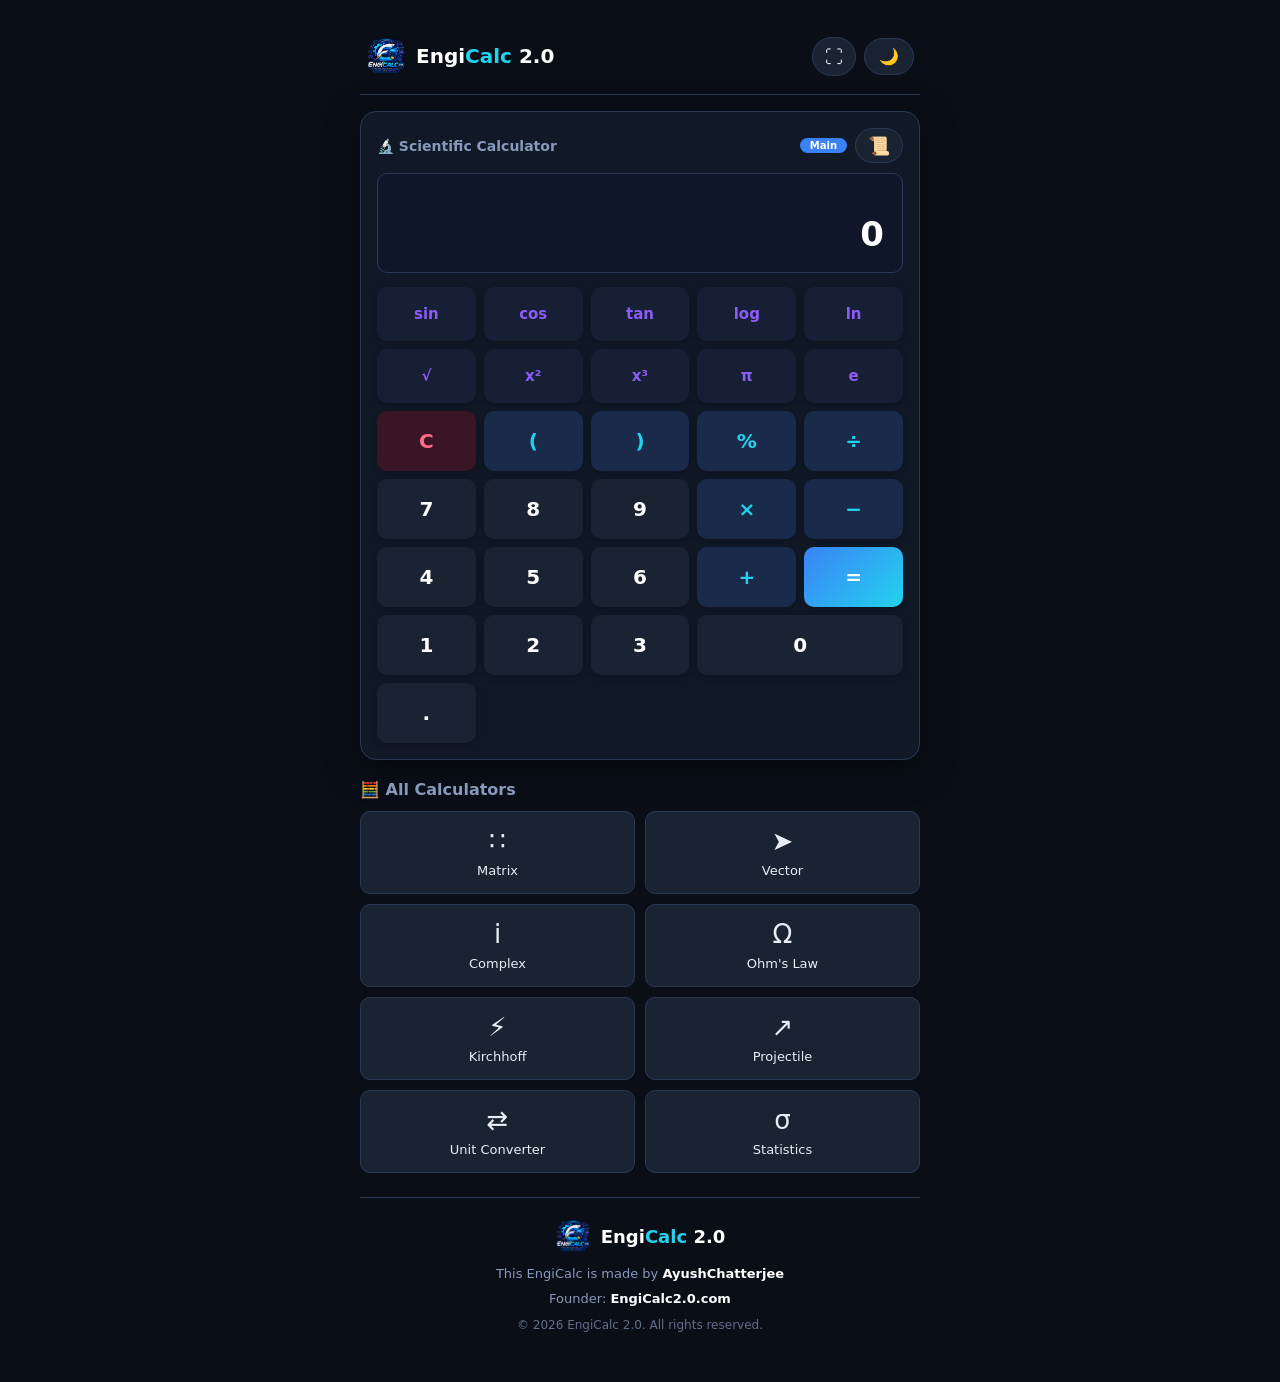
<file: index.html>
<!DOCTYPE html>
<html lang="en">
<head>
    <meta charset="UTF-8">
    <meta name="viewport" content="width=device-width, initial-scale=1.0, maximum-scale=1.0, user-scalable=no, viewport-fit=cover">
    <title>EngiCalc 2.0</title>
    
    <!-- ===== PWA META TAGS ===== -->
    <link rel="manifest" href="manifest.json">
    <meta name="theme-color" content="#0a0e17">
    <meta name="apple-mobile-web-app-capable" content="yes">
    <meta name="apple-mobile-web-app-status-bar-style" content="black-translucent">
    <meta name="apple-mobile-web-app-title" content="EngiCalc">
    <meta name="mobile-web-app-capable" content="yes">
    <link rel="apple-touch-icon" href="icon-192.png">
    
    <link rel="stylesheet" href="style.css">
</head>
<body>
    <div class="app-container">
        <!-- ===== HEADER ===== -->
        <header class="header">
            <div class="logo-area">
                <img src="engicalc2.0-logo.png" alt="EngiCalc Logo" class="logo-img" 
                     onerror="this.src='data:image/svg+xml,%3Csvg xmlns=%22http://www.w3.org/2000/svg%22 width=%2240%22 height=%2240%22%3E%3Crect width=%2240%22 height=%2240%22 rx=%2210%22 fill=%22%233b82f6%22/%3E%3Ctext x=%2220%22 y=%2228%22 text-anchor=%22middle%22 fill=%22white%22 font-size=%2220%22 font-weight=%22bold%22%3E⚙%3C/text%3E%3C/svg%3E'">
                <span class="logo-text">Engi<span>Calc</span> 2.0</span>
            </div>
            <div style="display:flex; gap:8px; align-items:center;">
                <button class="fullscreen-btn" id="fullscreenBtn" title="Full Screen">⛶</button>
                <button class="theme-toggle" id="themeToggle">🌙</button>
            </div>
        </header>

        <!-- ===== SCIENTIFIC CALCULATOR ===== -->
        <div class="calc-card" id="calcCard">
            <div class="calc-title">
                <span>🔬 Scientific Calculator</span>
                <div style="display:flex; gap:8px; align-items:center;">
                    <span class="badge">Main</span>
                    <button class="btn-history-icon" id="historyToggle" title="History">📜</button>
                </div>
            </div>

            <!-- Display -->
            <div class="display" id="display">
                <div class="expression" id="expression"></div>
                <div class="result" id="result">0</div>
            </div>

            <!-- Button Grid -->
            <div class="btn-grid">
                <button class="btn btn-function" data-value="sin(">sin</button>
                <button class="btn btn-function" data-value="cos(">cos</button>
                <button class="btn btn-function" data-value="tan(">tan</button>
                <button class="btn btn-function" data-value="log(">log</button>
                <button class="btn btn-function" data-value="ln(">ln</button>

                <button class="btn btn-function" data-value="√(">√</button>
                <button class="btn btn-function" data-value="²">x²</button>
                <button class="btn btn-function" data-value="³">x³</button>
                <button class="btn btn-function" data-value="π">π</button>
                <button class="btn btn-function" data-value="e">e</button>

                <button class="btn btn-clear" data-value="clear">C</button>
                <button class="btn btn-operator" data-value="(">(</button>
                <button class="btn btn-operator" data-value=")">)</button>
                <button class="btn btn-operator" data-value="%">%</button>
                <button class="btn btn-operator" data-value="/">÷</button>

                <button class="btn btn-number" data-value="7">7</button>
                <button class="btn btn-number" data-value="8">8</button>
                <button class="btn btn-number" data-value="9">9</button>
                <button class="btn btn-operator" data-value="*">×</button>
                <button class="btn btn-operator" data-value="-">−</button>

                <button class="btn btn-number" data-value="4">4</button>
                <button class="btn btn-number" data-value="5">5</button>
                <button class="btn btn-number" data-value="6">6</button>
                <button class="btn btn-operator" data-value="+">+</button>
                <button class="btn btn-equals" data-value="=">=</button>

                <button class="btn btn-number" data-value="1">1</button>
                <button class="btn btn-number" data-value="2">2</button>
                <button class="btn btn-number" data-value="3">3</button>
                <button class="btn btn-number" data-value="0" style="grid-column: span 2;">0</button>
                <button class="btn btn-number" data-value=".">.</button>
            </div>
        </div>

        <!-- ===== ALL CALCULATORS ===== -->
        <div class="tools-section">
            <h3>🧮 All Calculators</h3>
            <div class="tool-grid">
                <a href="calculator/matrix.html" class="tool-item">
                    <span class="icon">∷</span>
                    <span class="name">Matrix</span>
                </a>
                <a href="calculator/vector.html" class="tool-item">
                    <span class="icon">➤</span>
                    <span class="name">Vector</span>
                </a>
                <a href="calculator/complex.html" class="tool-item">
                    <span class="icon">i</span>
                    <span class="name">Complex</span>
                </a>
                <a href="calculator/ohms-law.html" class="tool-item">
                    <span class="icon">Ω</span>
                    <span class="name">Ohm's Law</span>
                </a>
                <a href="calculator/kirchhoff.html" class="tool-item">
                    <span class="icon">⚡</span>
                    <span class="name">Kirchhoff</span>
                </a>
                <a href="calculator/projectile.html" class="tool-item">
                    <span class="icon">↗</span>
                    <span class="name">Projectile</span>
                </a>
                <a href="calculator/unit-converter.html" class="tool-item">
                    <span class="icon">⇄</span>
                    <span class="name">Unit Converter</span>
                </a>
                <a href="calculator/statistics.html" class="tool-item">
                    <span class="icon">σ</span>
                    <span class="name">Statistics</span>
                </a>
            </div>
        </div>

        <!-- ===== FOOTER ===== -->
        <footer class="footer">
            <div class="footer-content">
                <div class="footer-logo-area">
                    <img src="engicalc2.0-logo.png" alt="EngiCalc Logo" class="footer-logo-img" 
                         onerror="this.src='data:image/svg+xml,%3Csvg xmlns=%22http://www.w3.org/2000/svg%22 width=%2236%22 height=%2236%22%3E%3Crect width=%2236%22 height=%2236%22 rx=%228%22 fill=%22%233b82f6%22/%3E%3Ctext x=%2218%22 y=%2225%22 text-anchor=%22middle%22 fill=%22white%22 font-size=%2218%22 font-weight=%22bold%22%3E⚙%3C/text%3E%3C/svg%3E'">
                    <span class="footer-logo-text">Engi<span>Calc</span> 2.0</span>
                </div>
                <p class="footer-text">This EngiCalc is made by <strong>AyushChatterjee</strong></p>
                <p class="footer-text">Founder: <strong>EngiCalc2.0.com</strong></p>
                <p class="footer-copy">© 2026 EngiCalc 2.0. All rights reserved.</p>
            </div>
        </footer>
    </div>

    <!-- ===== HISTORY SIDEBAR ===== -->
    <div class="history-overlay" id="historyOverlay"></div>
    <div class="history-sidebar" id="historySidebar">
        <div class="history-header">
            <span>📜 History</span>
            <button class="history-close" id="historyClose">✕</button>
        </div>
        <div class="history-body" id="historyList">
            <div class="empty-history">No history yet</div>
        </div>
        <div class="history-footer">
            <button class="btn-clear-history" id="clearHistoryBtn">🗑 Clear All</button>
        </div>
    </div>

    <script src="script.js"></script>
    <script>
        // ============================================================
        // ===== FULL SCREEN (পুরো ডিভাইস) =====
        // ============================================================
        const fullscreenBtn = document.getElementById('fullscreenBtn');

        fullscreenBtn.addEventListener('click', function() {
            const el = document.documentElement;
            
            if (!document.fullscreenElement) {
                if (el.requestFullscreen) {
                    el.requestFullscreen();
                } else if (el.webkitRequestFullscreen) {
                    el.webkitRequestFullscreen();
                } else if (el.msRequestFullscreen) {
                    el.msRequestFullscreen();
                }
                fullscreenBtn.textContent = '⛶';
                fullscreenBtn.style.background = '#22d3ee';
                fullscreenBtn.style.color = '#000';
            } else {
                if (document.exitFullscreen) {
                    document.exitFullscreen();
                } else if (document.webkitExitFullscreen) {
                    document.webkitExitFullscreen();
                } else if (document.msExitFullscreen) {
                    document.msExitFullscreen();
                }
                fullscreenBtn.textContent = '⛶';
                fullscreenBtn.style.background = '';
                fullscreenBtn.style.color = '';
            }
        });

        document.addEventListener('fullscreenchange', function() {
            if (!document.fullscreenElement) {
                fullscreenBtn.textContent = '⛶';
                fullscreenBtn.style.background = '';
                fullscreenBtn.style.color = '';
            }
        });

        // ============================================================
        // ===== HISTORY SIDEBAR =====
        // ============================================================
        const historySidebar = document.getElementById('historySidebar');
        const historyOverlay = document.getElementById('historyOverlay');
        const historyToggleBtn = document.getElementById('historyToggle');
        const historyCloseBtn = document.getElementById('historyClose');
        const historyList = document.getElementById('historyList');

        function openHistory() {
            historySidebar.classList.add('open');
            historyOverlay.classList.add('active');
            updateHistoryUI();
        }

        function closeHistory() {
            historySidebar.classList.remove('open');
            historyOverlay.classList.remove('active');
        }

        historyToggleBtn.addEventListener('click', openHistory);
        historyCloseBtn.addEventListener('click', closeHistory);
        historyOverlay.addEventListener('click', closeHistory);

        // ============================================================
        // ===== CALCULATOR LOGIC =====
        // ============================================================
        const displayExpr = document.getElementById('expression');
        const displayResult = document.getElementById('result');
        const clearHistoryBtn = document.getElementById('clearHistoryBtn');

        let currentExpression = '';
        let history = JSON.parse(localStorage.getItem('engicalc_history')) || [];
        let isResultShown = false;

        function updateHistoryUI() {
            historyList.innerHTML = '';
            if (history.length === 0) {
                historyList.innerHTML = '<div class="empty-history">No history yet</div>';
                return;
            }
            const reversed = [...history].reverse();
            reversed.forEach(entry => {
                const div = document.createElement('div');
                div.className = 'h-entry';
                div.innerHTML = `<span class="h-expr">${escapeHtml(entry.expr)}</span><span class="h-result">= ${escapeHtml(entry.result)}</span>`;
                historyList.appendChild(div);
            });
        }

        function escapeHtml(text) {
            const div = document.createElement('div');
            div.textContent = text;
            return div.innerHTML;
        }

        function saveHistory(expr, result) {
            history.push({ expr: expr, result: result });
            if (history.length > 50) history.shift();
            localStorage.setItem('engicalc_history', JSON.stringify(history));
        }

        clearHistoryBtn.addEventListener('click', function() {
            if (confirm('Clear all history?')) {
                history = [];
                localStorage.setItem('engicalc_history', JSON.stringify(history));
                updateHistoryUI();
            }
        });

        function evaluateExpression(expr) {
            if (!expr || expr.trim() === '') return 0;
            let sanitized = expr
                .replace(/sin\(/g, 'Math.sin(')
                .replace(/cos\(/g, 'Math.cos(')
                .replace(/tan\(/g, 'Math.tan(')
                .replace(/log\(/g, 'Math.log10(')
                .replace(/ln\(/g, 'Math.log(')
                .replace(/√\(/g, 'Math.sqrt(')
                .replace(/π/g, 'Math.PI')
                .replace(/e(?![xp])/g, 'Math.E')
                .replace(/²/g, '**2')
                .replace(/³/g, '**3');
            try {
                const result = Function('"use strict"; return (' + sanitized + ')')();
                return result;
            } catch (e) {
                return 'Error';
            }
        }

        function updateDisplay() {
            displayExpr.textContent = currentExpression || '\u200B';
            if (currentExpression.trim() === '') {
                displayResult.textContent = '0';
                return;
            }
            const result = evaluateExpression(currentExpression);
            if (result !== undefined && !isNaN(result) && isFinite(result)) {
                displayResult.textContent = result;
            } else {
                displayResult.textContent = 'Error';
            }
        }

        document.querySelectorAll('.btn[data-value]').forEach(btn => {
            btn.addEventListener('click', function() {
                const value = this.dataset.value;
                if (value === 'clear') {
                    currentExpression = '';
                    isResultShown = false;
                    updateDisplay();
                    return;
                }
                if (value === '=') {
                    if (currentExpression.trim() === '') return;
                    const result = evaluateExpression(currentExpression);
                    if (result !== undefined && !isNaN(result) && isFinite(result)) {
                        const resultStr = String(result);
                        saveHistory(currentExpression, resultStr);
                        currentExpression = resultStr;
                        isResultShown = true;
                        updateDisplay();
                    }
                    return;
                }
                if (isResultShown) {
                    if (!['+', '-', '*', '/', '%', '(', ')'].includes(value)) {
                        currentExpression = '';
                    }
                    isResultShown = false;
                }
                currentExpression += value;
                updateDisplay();
            });
        });

        document.addEventListener('keydown', function(e) {
            const key = e.key;
            if (key === 'Enter') { document.querySelector('[data-value="="]').click(); e.preventDefault(); return; }
            if (key === 'Backspace') { currentExpression = currentExpression.slice(0, -1); isResultShown = false; updateDisplay(); e.preventDefault(); return; }
            if (key === 'Escape') { document.querySelector('[data-value="clear"]').click(); e.preventDefault(); return; }
            const validKeys = '0123456789+-*/().%';
            if (validKeys.includes(key)) { document.querySelector(`[data-value="${key}"]`)?.click(); e.preventDefault(); }
        });

        updateDisplay();
        updateHistoryUI();

        // ============================================================
        // ===== SERVICE WORKER (PWA) =====
        // ============================================================
        if ('serviceWorker' in navigator) {
            window.addEventListener('load', function() {
                navigator.serviceWorker.register('/EngiCalc-2.0/sw.js')
                    .then(function(registration) {
                        console.log('✅ Service Worker registered successfully!');
                    })
                    .catch(function(error) {
                        console.log('❌ Service Worker registration failed:', error);
                    });
            });
        }
    </script>
</body>
</html>
</file>
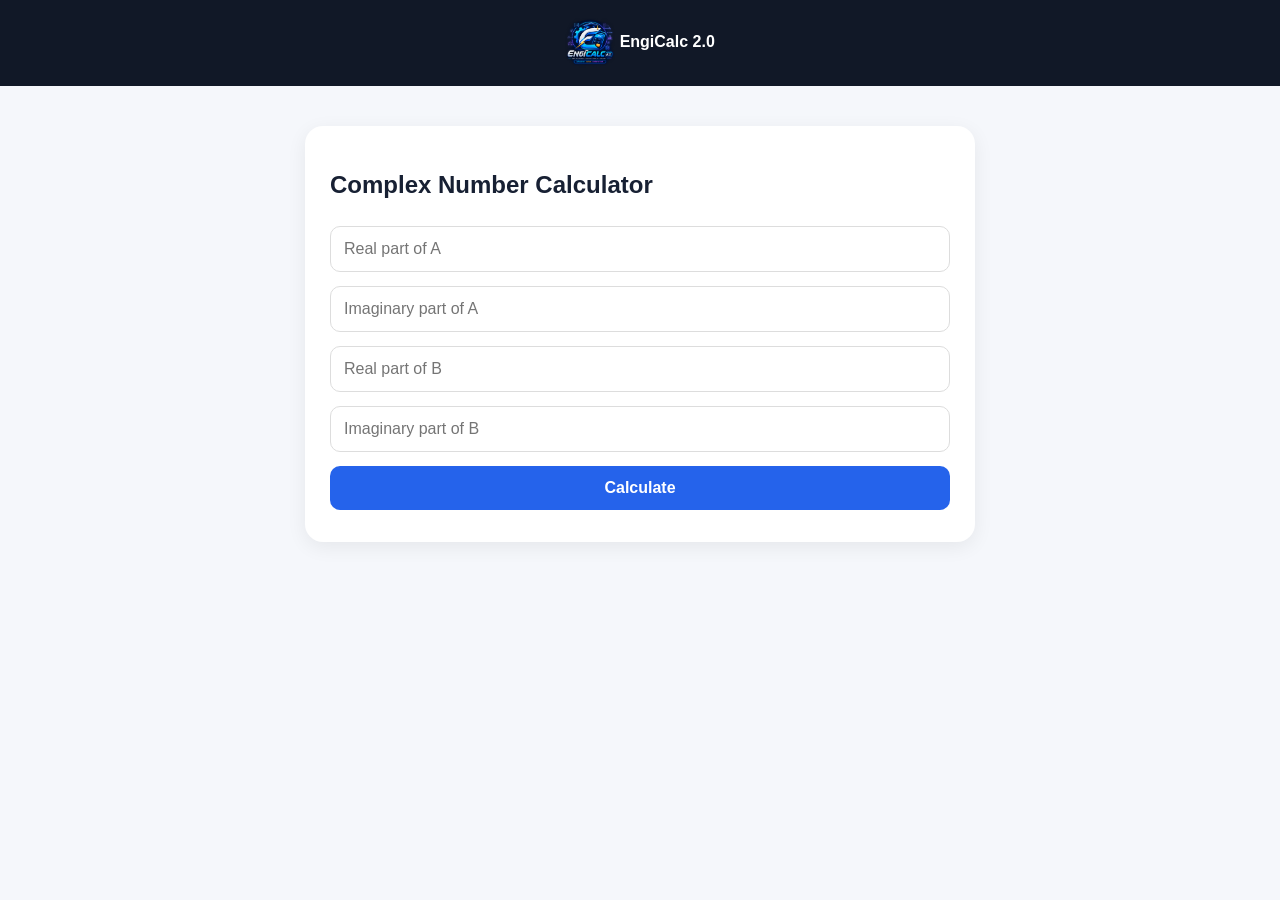
<file: complex.html>
<!DOCTYPE html>
<html lang="en">
<head>
<meta charset="UTF-8">
<meta name="viewport" content="width=device-width,initial-scale=1">
<title>Complex Number Calculator - EngiCalc 2.0</title>
<style>
*{box-sizing:border-box}body{font-family:Arial;background:#f5f7fb;margin:0;color:#172033}
header{background:#111827;color:white;text-align:center;padding:18px}
header img{width:50px;vertical-align:middle}header a{color:white;text-decoration:none}
.container{max-width:700px;margin:25px auto;padding:15px}.card{background:white;padding:25px;border-radius:18px;box-shadow:0 5px 20px #0001}
input,button{width:100%;padding:13px;margin:7px 0;border-radius:10px;border:1px solid #ddd;font-size:16px}
button{background:#2563eb;color:white;border:0;font-weight:bold}.result{background:#eff6ff;padding:18px;margin-top:15px;border-radius:12px}
</style>
</head>
<body>
<header><a href="../index.html"><img src="../engicalc2.0-logo.png"> <b>EngiCalc 2.0</b></a></header>
<div class="container"><div class="card">
<h2>Complex Number Calculator</h2>

<input id="a" type="number" placeholder="Real part of A">
<input id="b" type="number" placeholder="Imaginary part of A">

<input id="c" type="number" placeholder="Real part of B">
<input id="d" type="number" placeholder="Imaginary part of B">

<button onclick="calculate()">Calculate</button>
<div id="result"></div>
</div></div>

<script>
function calculate(){
let a=+document.getElementById("a").value,b=+document.getElementById("b").value;
let c=+document.getElementById("c").value,d=+document.getElementById("d").value;

let div=(c*c+d*d);
let realDiv=(a*c+b*d)/div;
let imagDiv=(b*c-a*d)/div;

let magA=Math.sqrt(a*a+b*b);
let magB=Math.sqrt(c*c+d*d);

result.innerHTML=`<div class="result">
<b>Addition:</b> ${a+c} + ${b+d}i

<b>Subtraction:</b> ${a-c} + ${b-d}i

<b>Multiplication:</b> ${a*c-b*d} + ${a*d+b*c}i

<b>Division:</b> ${div===0?"Undefined":realDiv.toFixed(4)+" + "+imagDiv.toFixed(4)+"i"}

<b>|A|:</b> ${magA.toFixed(4)}

<b>|B|:</b> ${magB.toFixed(4)}

<b>Argument of A:</b> ${Math.atan2(b,a)*180/Math.PI}°
</div>`;
}
</script>
</body>
</html>
</file>
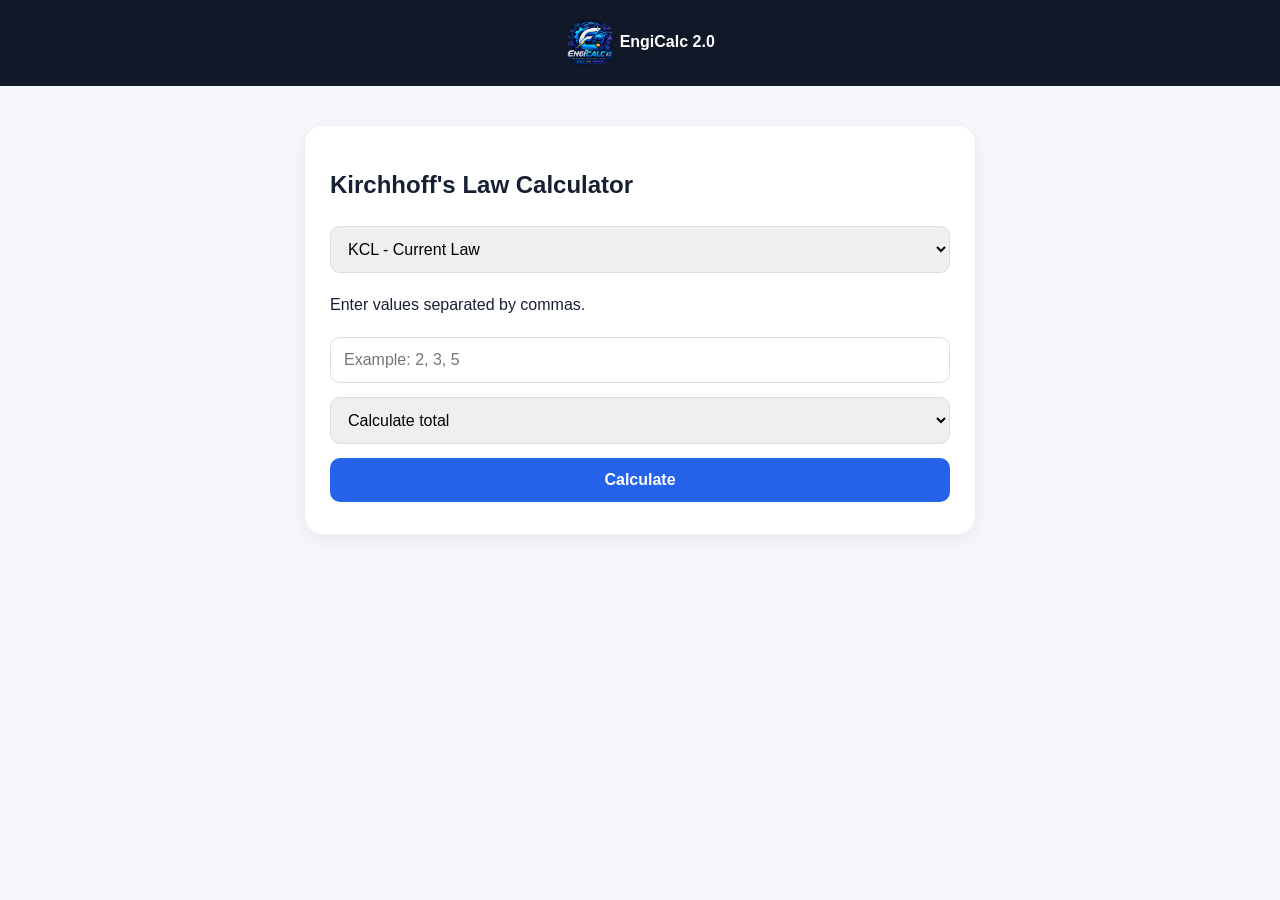
<file: kirchhoff.html>
<!DOCTYPE html>
<html lang="en">
<head>
<meta charset="UTF-8">
<meta name="viewport" content="width=device-width,initial-scale=1">
<title>Kirchhoff Calculator - EngiCalc 2.0</title>
<style>
*{box-sizing:border-box}body{font-family:Arial;background:#f5f7fb;margin:0;color:#172033}
header{background:#111827;color:white;text-align:center;padding:18px}header a{color:white;text-decoration:none}
header img{width:50px;vertical-align:middle}
.container{max-width:700px;margin:25px auto;padding:15px}.card{background:white;padding:25px;border-radius:18px;box-shadow:0 5px 20px #0001}
input,select,button{width:100%;padding:13px;margin:7px 0;border-radius:10px;border:1px solid #ddd;font-size:16px}
button{background:#2563eb;color:white;border:0;font-weight:bold}.result{background:#eff6ff;padding:18px;margin-top:15px;border-radius:12px}
</style>
</head>
<body>
<header><a href="../index.html"><img src="../engicalc2.0-logo.png"> <b>EngiCalc 2.0</b></a></header>

<div class="container"><div class="card">
<h2>Kirchhoff's Law Calculator</h2>

<select id="law">
<option value="kcl">KCL - Current Law</option>
<option value="kvl">KVL - Voltage Law</option>
</select>

<p>Enter values separated by commas.</p>

<input id="values" placeholder="Example: 2, 3, 5">

<select id="sign">
<option value="sum">Calculate total</option>
<option value="balance">Calculate balance</option>
</select>

<button onclick="calculate()">Calculate</button>
<div id="result"></div>
</div></div>

<script>
function calculate(){
let law=document.getElementById("law").value;
let vals=document.getElementById("values").value.split(",").map(Number).filter(Number.isFinite);
let total=vals.reduce((a,b)=>a+b,0);

if(!vals.length){
result.innerHTML='<div class="result">Please enter valid numbers.</div>';
return;
}

if(law==="kcl"){
result.innerHTML=`<div class="result">
<b>KCL:</b> Sum of currents at a node = 0

Entered currents: ${vals.join(", ")}

Magnitude total = ${total}

For a complete KCL equation, assign incoming currents positive and outgoing currents negative.
</div>`;
}else{
result.innerHTML=`<div class="result">
<b>KVL:</b> Sum of voltages around a closed loop = 0

Entered voltages: ${vals.join(", ")}

Algebraic sum = ${total}

For a complete KVL equation, assign voltage rises positive and drops negative.
</div>`;
}
}
</script>
</body>
</html>
</file>
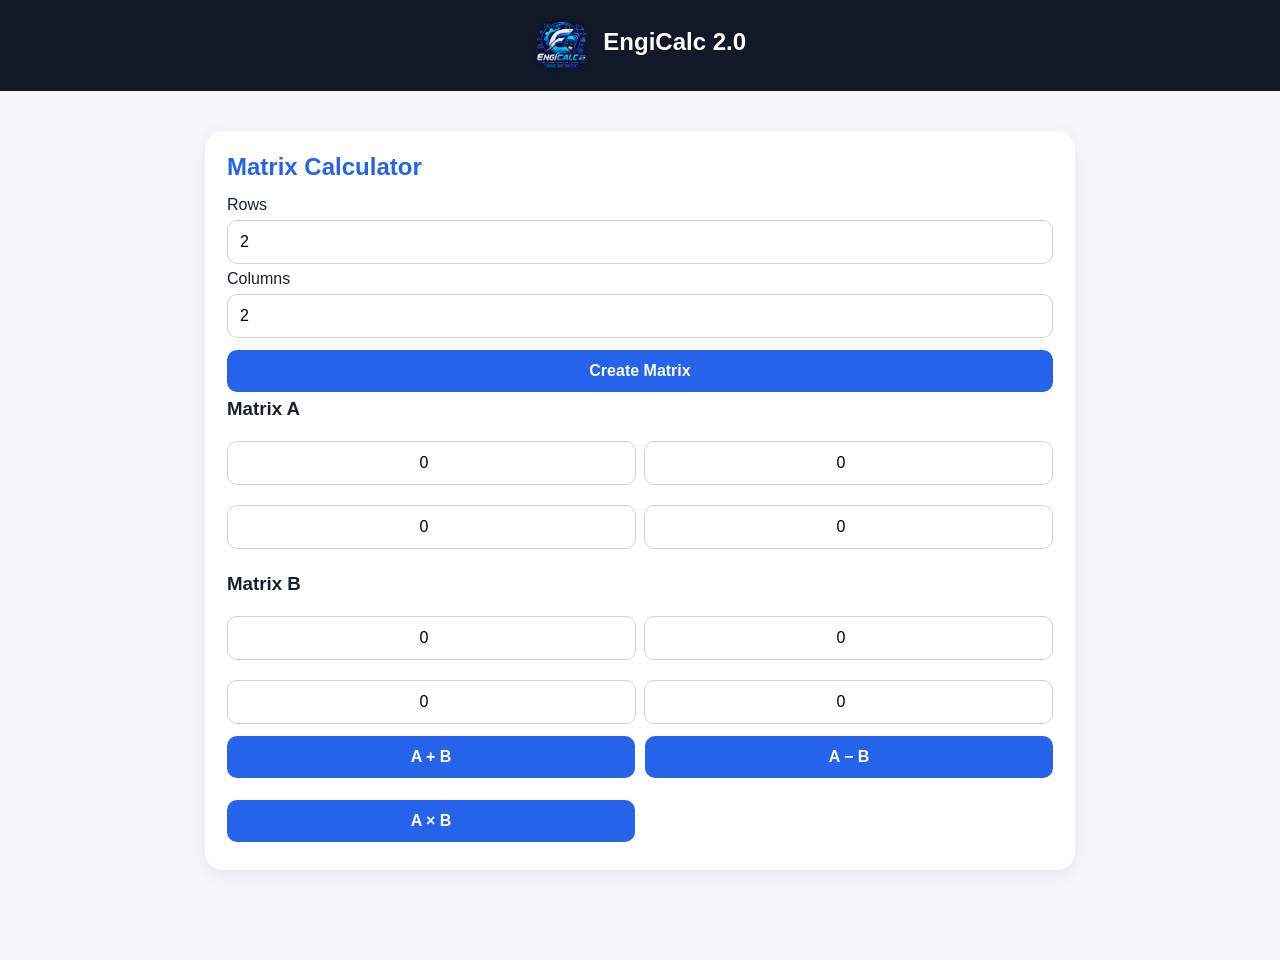
<file: matrix.html>
<!DOCTYPE html>
<html lang="en">
<head>
<meta charset="UTF-8">
<meta name="viewport" content="width=device-width, initial-scale=1.0">
<title>Matrix Calculator - EngiCalc 2.0</title>
<style>
*{box-sizing:border-box;margin:0;padding:0}
body{font-family:Arial,sans-serif;background:#f5f7fb;color:#172033;padding-bottom:30px}
header{background:#111827;color:white;padding:18px;text-align:center}
header img{width:55px;height:55px;object-fit:contain;vertical-align:middle;margin-right:10px}
header h1{display:inline;font-size:24px}
.container{max-width:900px;margin:25px auto;padding:15px}
.card{background:white;padding:22px;border-radius:18px;box-shadow:0 5px 20px #00000012;margin-bottom:20px}
h2{margin-bottom:15px;color:#2563eb}
input,select,button{width:100%;padding:12px;margin:6px 0;border:1px solid #d1d5db;border-radius:10px;font-size:16px}
button{background:#2563eb;color:white;border:none;cursor:pointer;font-weight:bold}
button:hover{background:#1d4ed8}
.grid{display:grid;grid-template-columns:repeat(2,1fr);gap:10px}
.matrix{display:grid;gap:8px;margin-top:15px}
.matrix input{text-align:center}
.result{background:#eff6ff;padding:18px;border-radius:12px;margin-top:15px;white-space:pre-wrap;font-family:monospace}
a{color:white;text-decoration:none}
@media(max-width:600px){.grid{grid-template-columns:1fr}}
</style>
</head>
<body>

<header>
<a href="../index.html">
<img src="../engicalc2.0-logo.png">
<h1>EngiCalc 2.0</h1>
</a>
</header>

<div class="container">
<div class="card">
<h2>Matrix Calculator</h2>

<label>Rows</label>
<input type="number" id="rows" value="2" min="1" max="5">

<label>Columns</label>
<input type="number" id="cols" value="2" min="1" max="5">

<button onclick="createMatrix()">Create Matrix</button>

<div id="matrixBox"></div>

<div class="grid">
<button onclick="calculate('add')">A + B</button>
<button onclick="calculate('sub')">A − B</button>
<button onclick="calculate('mul')">A × B</button>
</div>

<div id="result"></div>
</div>
</div>

<script>
let matrices={};

function createMatrix(){
 const r=+document.getElementById("rows").value;
 const c=+document.getElementById("cols").value;
 let html='<h3>Matrix A</h3><div class="matrix" style="grid-template-columns:repeat('+c+',1fr)">';
 for(let i=0;i<r*c;i++) html+=`<input id="a${i}" type="number" value="0">`;
 html+='</div><br><h3>Matrix B</h3><div class="matrix" style="grid-template-columns:repeat('+c+',1fr)">';
 for(let i=0;i<r*c;i++) html+=`<input id="b${i}" type="number" value="0">`;
 html+='</div>';
 document.getElementById("matrixBox").innerHTML=html;
}

function getMatrix(prefix,r,c){
 let m=[];
 for(let i=0;i<r;i++){
  let row=[];
  for(let j=0;j<c;j++) row.push(+document.getElementById(prefix+(i*c+j)).value);
  m.push(row);
 }
 return m;
}

function show(m){
 return '<div class="result">'+m.map(r=>r.join("   ")).join("\n")+'</div>';
}

function calculate(type){
 const r=+rows.value,c=+cols.value;
 const A=getMatrix("a",r,c),B=getMatrix("b",r,c);
 let R=[];

 if(type==="add"||type==="sub"){
  for(let i=0;i<r;i++){
   R[i]=[];
   for(let j=0;j<c;j++)
    R[i][j]=type==="add"?A[i][j]+B[i][j]:A[i][j]-B[i][j];
  }
 }else{
  if(r!==c){result.innerHTML='<div class="result">For multiplication, use square matrices.</div>';return}
  R=Array.from({length:r},()=>Array(c).fill(0));
  for(let i=0;i<r;i++)
   for(let j=0;j<c;j++)
    for(let k=0;k<c;k++) R[i][j]+=A[i][k]*B[k][j];
 }

 result.innerHTML=show(R);
}

createMatrix();
</script>
</body>
</html>
</file>
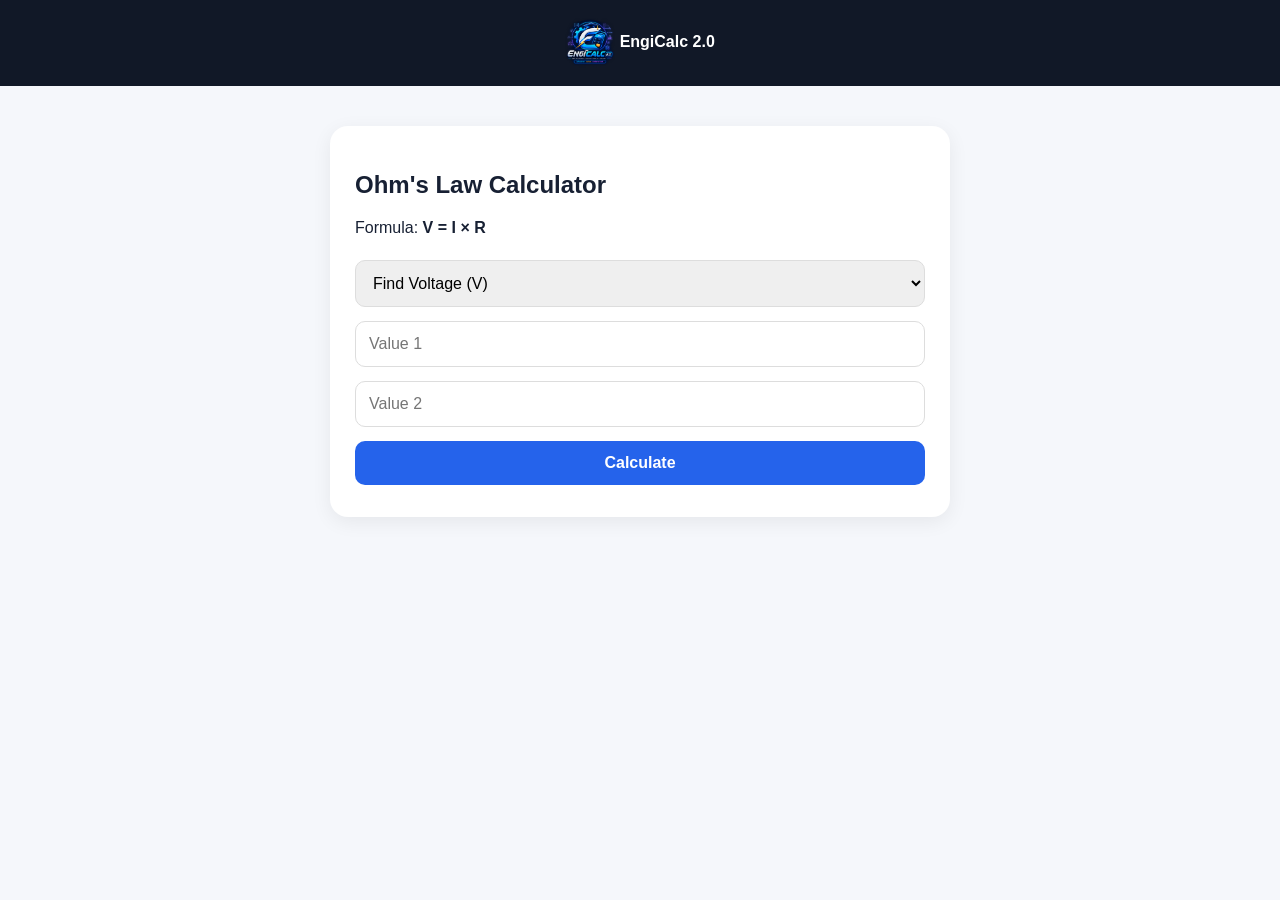
<file: ohms-law.html>
<!DOCTYPE html>
<html lang="en">
<head>
<meta charset="UTF-8">
<meta name="viewport" content="width=device-width,initial-scale=1">
<title>Ohm's Law - EngiCalc 2.0</title>
<style>
*{box-sizing:border-box}body{font-family:Arial;background:#f5f7fb;margin:0;color:#172033}
header{background:#111827;color:white;text-align:center;padding:18px}header a{color:white;text-decoration:none}
header img{width:50px;vertical-align:middle}
.container{max-width:650px;margin:25px auto;padding:15px}.card{background:white;padding:25px;border-radius:18px;box-shadow:0 5px 20px #0001}
input,select,button{width:100%;padding:13px;margin:7px 0;border-radius:10px;border:1px solid #ddd;font-size:16px}
button{background:#2563eb;color:white;border:0;font-weight:bold}.result{margin-top:15px;background:#eff6ff;padding:18px;border-radius:12px}
</style>
</head>
<body>
<header><a href="../index.html"><img src="../engicalc2.0-logo.png"> <b>EngiCalc 2.0</b></a></header>
<div class="container"><div class="card">
<h2>Ohm's Law Calculator</h2>
<p>Formula: <b>V = I × R</b></p>

<select id="find">
<option value="v">Find Voltage (V)</option>
<option value="i">Find Current (I)</option>
<option value="r">Find Resistance (R)</option>
</select>

<input id="x" type="number" placeholder="Value 1">
<input id="y" type="number" placeholder="Value 2">

<button onclick="calculate()">Calculate</button>
<div id="result"></div>
</div></div>

<script>
function calculate(){
let f=document.getElementById("find").value;
let x=+document.getElementById("x").value;
let y=+document.getElementById("y").value;
let ans;

if(f==="v") ans=x*y;
if(f==="i") ans=y===0?"Undefined":x/y;
if(f==="r") ans=y===0?"Undefined":x/y;

let unit=f==="v"?"V":f==="i"?"A":"Ω";

result.innerHTML=`<div class="result"><b>Result:</b> ${ans} ${unit}</div>`;
}
</script>
</body>
</html>
</file>
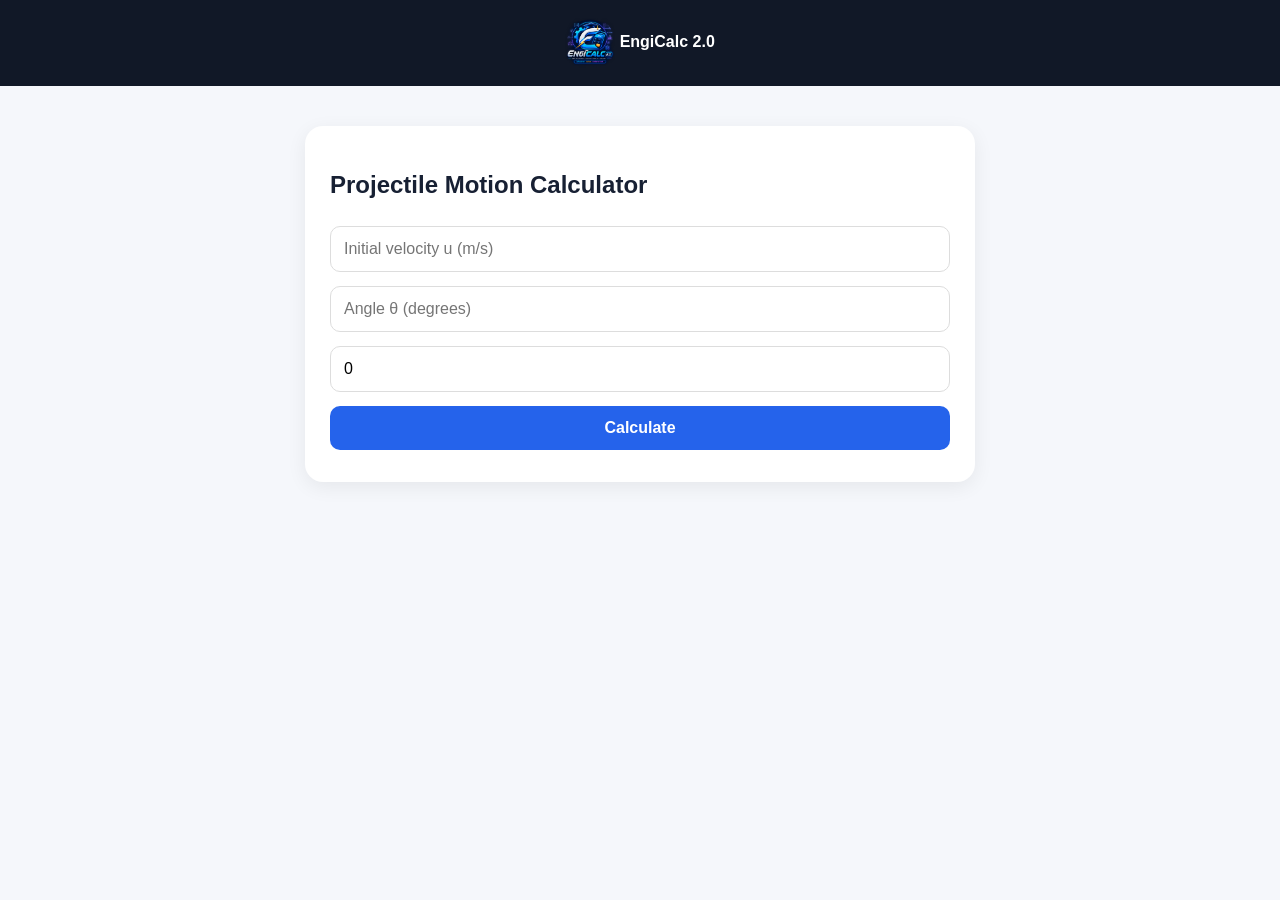
<file: projectile.html>
<!DOCTYPE html>
<html lang="en">
<head>
<meta charset="UTF-8">
<meta name="viewport" content="width=device-width,initial-scale=1">
<title>Projectile Calculator - EngiCalc 2.0</title>
<style>
*{box-sizing:border-box}body{font-family:Arial;background:#f5f7fb;margin:0;color:#172033}
header{background:#111827;color:white;text-align:center;padding:18px}header a{color:white;text-decoration:none}
header img{width:50px;vertical-align:middle}
.container{max-width:700px;margin:25px auto;padding:15px}.card{background:white;padding:25px;border-radius:18px;box-shadow:0 5px 20px #0001}
input,button{width:100%;padding:13px;margin:7px 0;border-radius:10px;border:1px solid #ddd;font-size:16px}
button{background:#2563eb;color:white;border:0;font-weight:bold}.result{background:#eff6ff;padding:18px;margin-top:15px;border-radius:12px;line-height:1.8}
</style>
</head>
<body>
<header><a href="../index.html"><img src="../engicalc2.0-logo.png"> <b>EngiCalc 2.0</b></a></header>

<div class="container"><div class="card">
<h2>Projectile Motion Calculator</h2>

<input id="u" type="number" placeholder="Initial velocity u (m/s)">
<input id="angle" type="number" placeholder="Angle θ (degrees)">
<input id="h" type="number" placeholder="Initial height (m)" value="0">

<button onclick="calculate()">Calculate</button>
<div id="result"></div>
</div></div>

<script>
function calculate(){
let u=+document.getElementById("u").value;
let angle=+document.getElementById("angle").value;
let h=+document.getElementById("h").value;
let g=9.81;

let rad=angle*Math.PI/180;
let ux=u*Math.cos(rad);
let uy=u*Math.sin(rad);

let time=(uy+Math.sqrt(uy*uy+2*g*h))/g;
let range=ux*time;
let maxHeight=h+(uy*uy)/(2*g);

result.innerHTML=`<div class="result">
<b>Horizontal velocity:</b> ${ux.toFixed(3)} m/s

<b>Vertical velocity:</b> ${uy.toFixed(3)} m/s

<b>Time of flight:</b> ${time.toFixed(3)} s

<b>Horizontal range:</b> ${range.toFixed(3)} m

<b>Maximum height:</b> ${maxHeight.toFixed(3)} m

<b>Gravity:</b> 9.81 m/s²
</div>`;
}
</script>
</body>
</html>
</file>
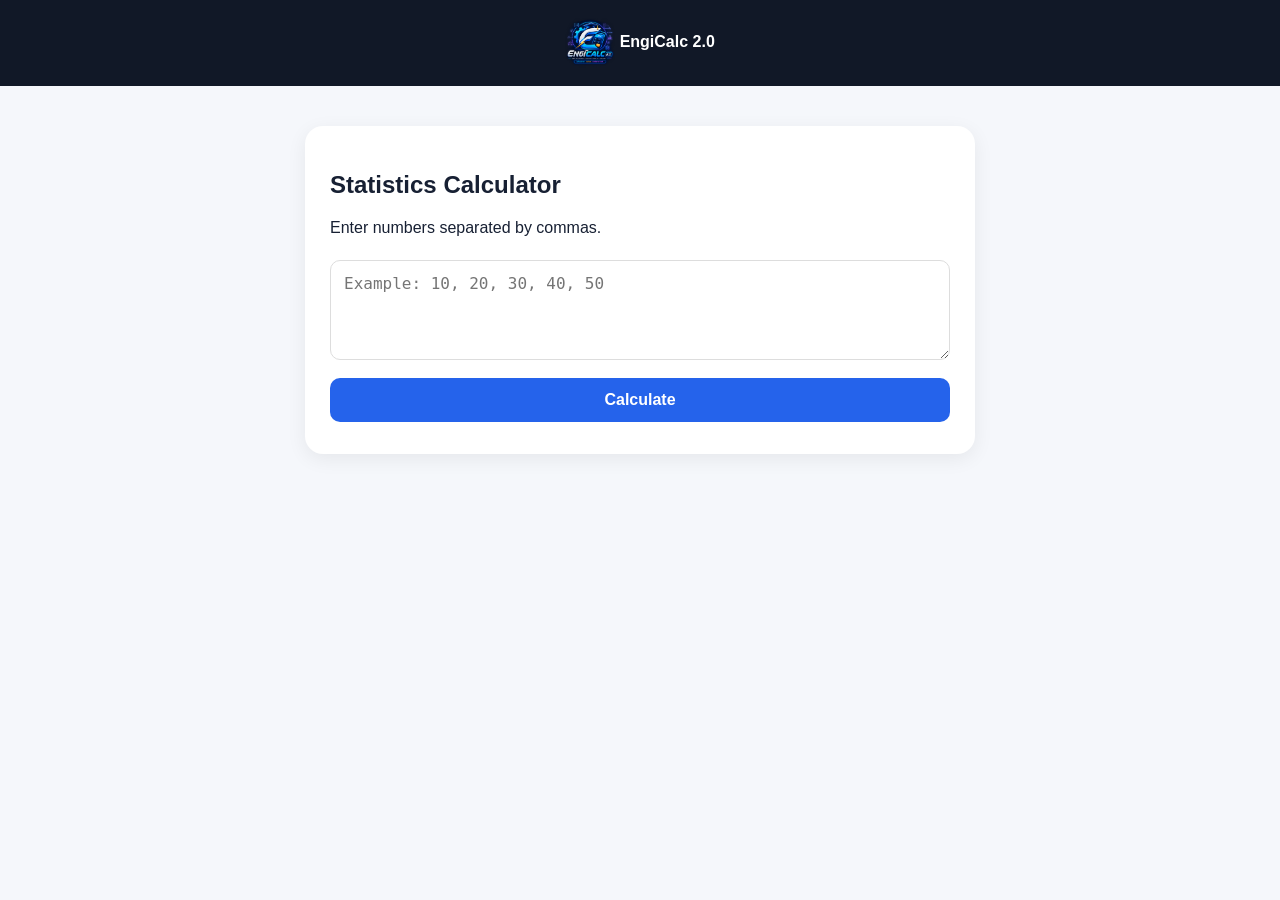
<file: statistics.html>
<!DOCTYPE html>
<html lang="en">
<head>
<meta charset="UTF-8">
<meta name="viewport" content="width=device-width,initial-scale=1">
<title>Statistics Calculator - EngiCalc 2.0</title>
<style>
*{box-sizing:border-box}body{font-family:Arial;background:#f5f7fb;margin:0;color:#172033}
header{background:#111827;color:white;text-align:center;padding:18px}header a{color:white;text-decoration:none}
header img{width:50px;vertical-align:middle}
.container{max-width:700px;margin:25px auto;padding:15px}.card{background:white;padding:25px;border-radius:18px;box-shadow:0 5px 20px #0001}
textarea,button{width:100%;padding:13px;margin:7px 0;border-radius:10px;border:1px solid #ddd;font-size:16px}
textarea{height:100px}button{background:#2563eb;color:white;border:0;font-weight:bold}
.result{background:#eff6ff;padding:18px;margin-top:15px;border-radius:12px;line-height:1.9}
</style>
</head>
<body>
<header><a href="../index.html"><img src="../engicalc2.0-logo.png"> <b>EngiCalc 2.0</b></a></header>

<div class="container"><div class="card">
<h2>Statistics Calculator</h2>
<p>Enter numbers separated by commas.</p>

<textarea id="data" placeholder="Example: 10, 20, 30, 40, 50"></textarea>

<button onclick="calculate()">Calculate</button>
<div id="result"></div>
</div></div>

<script>
function calculate(){
let a=document.getElementById("data").value.split(",").map(Number).filter(Number.isFinite);

if(!a.length){
result.innerHTML='<div class="result">Please enter valid numbers.</div>';
return;
}

let sorted=[...a].sort((x,y)=>x-y);
let n=a.length;
let sum=a.reduce((x,y)=>x+y,0);
let mean=sum/n;

let median=n%2?sorted[Math.floor(n/2)]:(sorted[n/2-1]+sorted[n/2])/2;

let freq={};
a.forEach(x=>freq[x]=(freq[x]||0)+1);
let maxFreq=Math.max(...Object.values(freq));
let modes=Object.keys(freq).filter(x=>freq[x]===maxFreq);

let variance=a.reduce((s,x)=>s+(x-mean)**2,0)/n;
let sd=Math.sqrt(variance);

result.innerHTML=`<div class="result">
<b>Count:</b> ${n}

<b>Sum:</b> ${sum}

<b>Mean:</b> ${mean.toFixed(4)}

<b>Median:</b> ${median}

<b>Mode:</b> ${maxFreq>1?modes.join(", "):"No mode"}

<b>Minimum:</b> ${Math.min(...a)}

<b>Maximum:</b> ${Math.max(...a)}

<b>Range:</b> ${Math.max(...a)-Math.min(...a)}

<b>Variance:</b> ${variance.toFixed(4)}

<b>Standard Deviation:</b> ${sd.toFixed(4)}
</div>`;
}
</script>
</body>
</html>
</file>
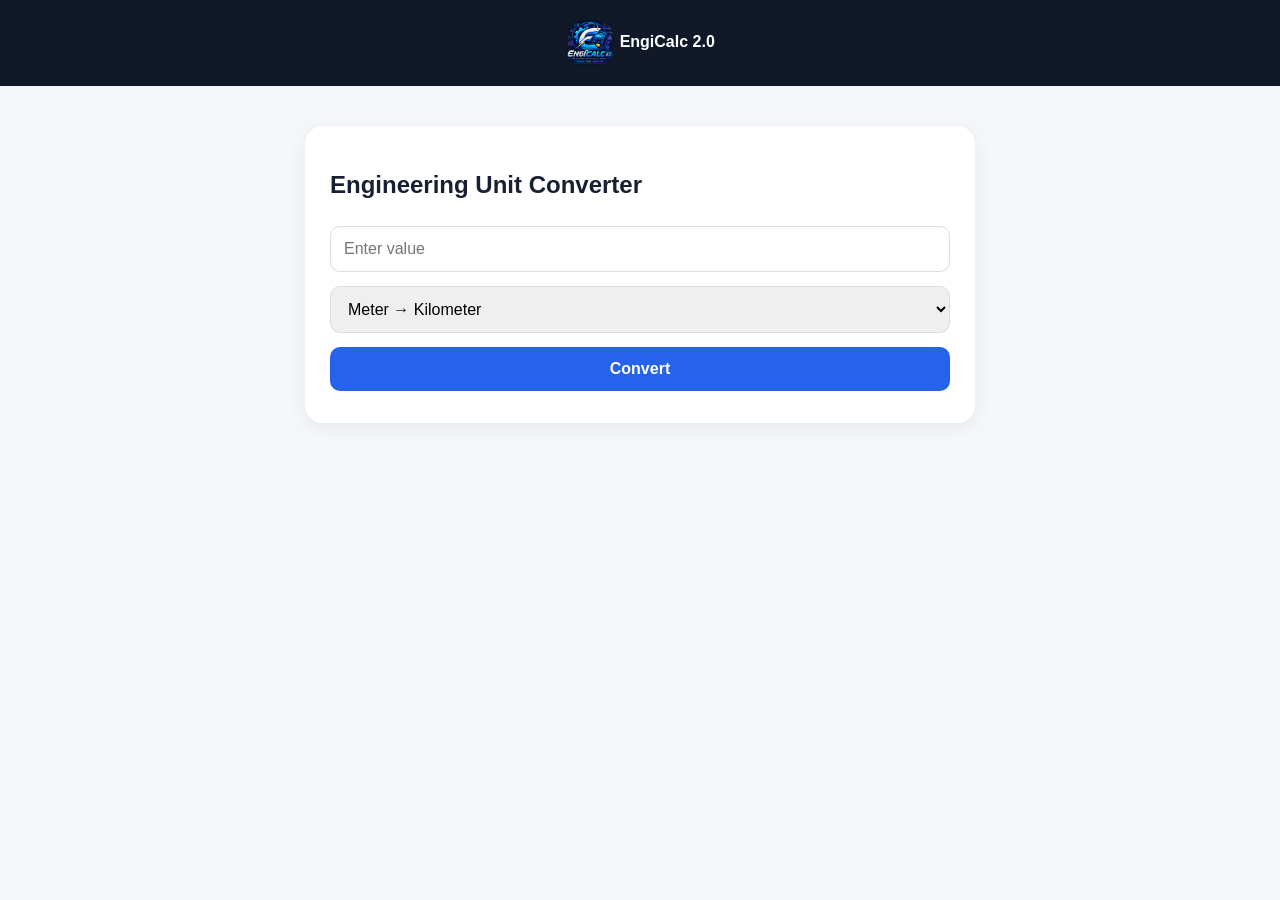
<file: unit-converter.html>
<!DOCTYPE html>
<html lang="en">
<head>
<meta charset="UTF-8">
<meta name="viewport" content="width=device-width,initial-scale=1">
<title>Unit Converter - EngiCalc 2.0</title>
<style>
*{box-sizing:border-box}body{font-family:Arial;background:#f5f7fb;margin:0;color:#172033}
header{background:#111827;color:white;text-align:center;padding:18px}header a{color:white;text-decoration:none}
header img{width:50px;vertical-align:middle}
.container{max-width:700px;margin:25px auto;padding:15px}.card{background:white;padding:25px;border-radius:18px;box-shadow:0 5px 20px #0001}
input,select,button{width:100%;padding:13px;margin:7px 0;border-radius:10px;border:1px solid #ddd;font-size:16px}
button{background:#2563eb;color:white;border:0;font-weight:bold}.result{background:#eff6ff;padding:18px;margin-top:15px;border-radius:12px;font-size:20px}
</style>
</head>
<body>
<header><a href="../index.html"><img src="../engicalc2.0-logo.png"> <b>EngiCalc 2.0</b></a></header>

<div class="container"><div class="card">
<h2>Engineering Unit Converter</h2>

<input id="value" type="number" placeholder="Enter value">

<select id="type">
<option value="m-km">Meter → Kilometer</option>
<option value="km-m">Kilometer → Meter</option>
<option value="cm-m">Centimeter → Meter</option>
<option value="m-cm">Meter → Centimeter</option>
<option value="mm-m">Millimeter → Meter</option>
<option value="m-mm">Meter → Millimeter</option>
<option value="n-kn">Newton → Kilonewton</option>
<option value="kn-n">Kilonewton → Newton</option>
<option value="pa-kpa">Pascal → Kilopascal</option>
<option value="kpa-pa">Kilopascal → Pascal</option>
<option value="w-kw">Watt → Kilowatt</option>
<option value="kw-w">Kilowatt → Watt</option>
<option value="c-f">Celsius → Fahrenheit</option>
<option value="f-c">Fahrenheit → Celsius</option>
</select>

<button onclick="convert()">Convert</button>
<div id="result"></div>
</div></div>

<script>
function convert(){
let v=+document.getElementById("value").value;
let t=document.getElementById("type").value;
let r;

switch(t){
case"m-km":r=v/1000;break;
case"km-m":r=v*1000;break;
case"cm-m":r=v/100;break;
case"m-cm":r=v*100;break;
case"mm-m":r=v/1000;break;
case"m-mm":r=v*1000;break;
case"n-kn":r=v/1000;break;
case"kn-n":r=v*1000;break;
case"pa-kpa":r=v/1000;break;
case"kpa-pa":r=v*1000;break;
case"w-kw":r=v/1000;break;
case"kw-w":r=v*1000;break;
case"c-f":r=v*9/5+32;break;
case"f-c":r=(v-32)*5/9;break;
}

result.innerHTML=`<div class="result"><b>Result:</b> ${r.toFixed(6)}</div>`;
}
</script>
</body>
</html>
</file>
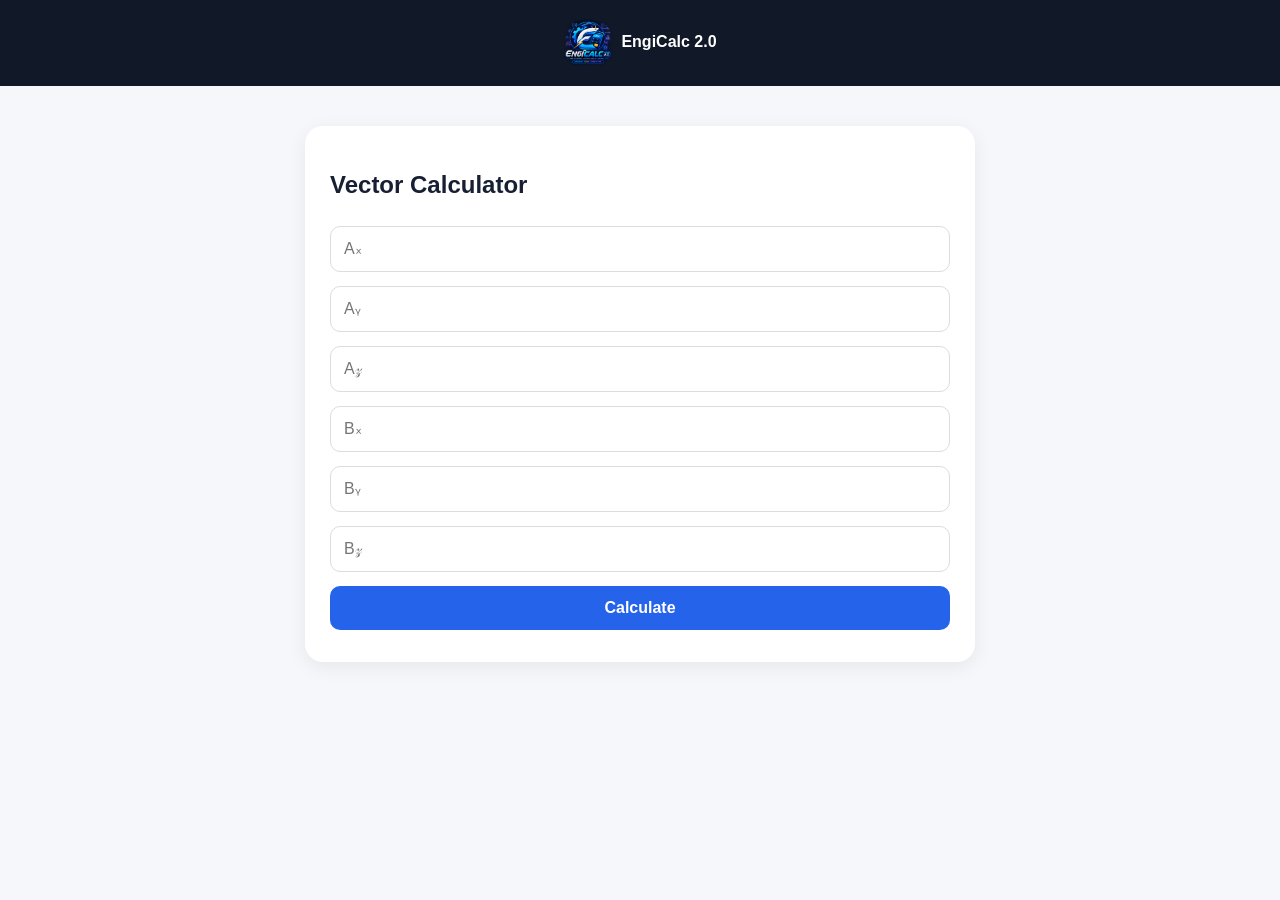
<file: vector.html>
<!DOCTYPE html>
<html lang="en">
<head>
<meta charset="UTF-8">
<meta name="viewport" content="width=device-width,initial-scale=1">
<title>Vector Calculator - EngiCalc 2.0</title>
<style>
*{box-sizing:border-box}body{font-family:Arial;background:#f5f7fb;margin:0;color:#172033}
header{background:#111827;color:white;text-align:center;padding:18px}
header img{width:50px;vertical-align:middle;margin-right:8px}header a{color:white;text-decoration:none}
.container{max-width:700px;margin:25px auto;padding:15px}.card{background:white;padding:25px;border-radius:18px;box-shadow:0 5px 20px #0001}
input,button{width:100%;padding:13px;margin:7px 0;border-radius:10px;border:1px solid #ddd;font-size:16px}
button{background:#2563eb;color:white;border:0;font-weight:bold}.result{margin-top:15px;background:#eff6ff;padding:18px;border-radius:12px}
</style>
</head>
<body>
<header><a href="../index.html"><img src="../engicalc2.0-logo.png"><b>EngiCalc 2.0</b></a></header>
<div class="container"><div class="card">
<h2>Vector Calculator</h2>

<input id="ax" type="number" placeholder="Aₓ">
<input id="ay" type="number" placeholder="Aᵧ">
<input id="az" type="number" placeholder="A𝓏">

<input id="bx" type="number" placeholder="Bₓ">
<input id="by" type="number" placeholder="Bᵧ">
<input id="bz" type="number" placeholder="B𝓏">

<button onclick="calculate()">Calculate</button>
<div id="result"></div>
</div></div>

<script>
function calculate(){
let ax=+document.getElementById("ax").value,ay=+document.getElementById("ay").value,az=+document.getElementById("az").value;
let bx=+document.getElementById("bx").value,by=+document.getElementById("by").value,bz=+document.getElementById("bz").value;

let dot=ax*bx+ay*by+az*bz;
let cross=[
 ay*bz-az*by,
 az*bx-ax*bz,
 ax*by-ay*bx
];
let ma=Math.sqrt(ax*ax+ay*ay+az*az);
let mb=Math.sqrt(bx*bx+by*by+bz*bz);

result.innerHTML=`<div class="result">
<b>A + B</b> = (${ax+bx}, ${ay+by}, ${az+bz})

<b>A − B</b> = (${ax-bx}, ${ay-by}, ${az-bz})

<b>A · B</b> = ${dot}

<b>A × B</b> = (${cross.join(", ")})

<b>|A|</b> = ${ma.toFixed(4)}

<b>|B|</b> = ${mb.toFixed(4)}
</div>`;
}
</script>
</body>
</html>
</file>
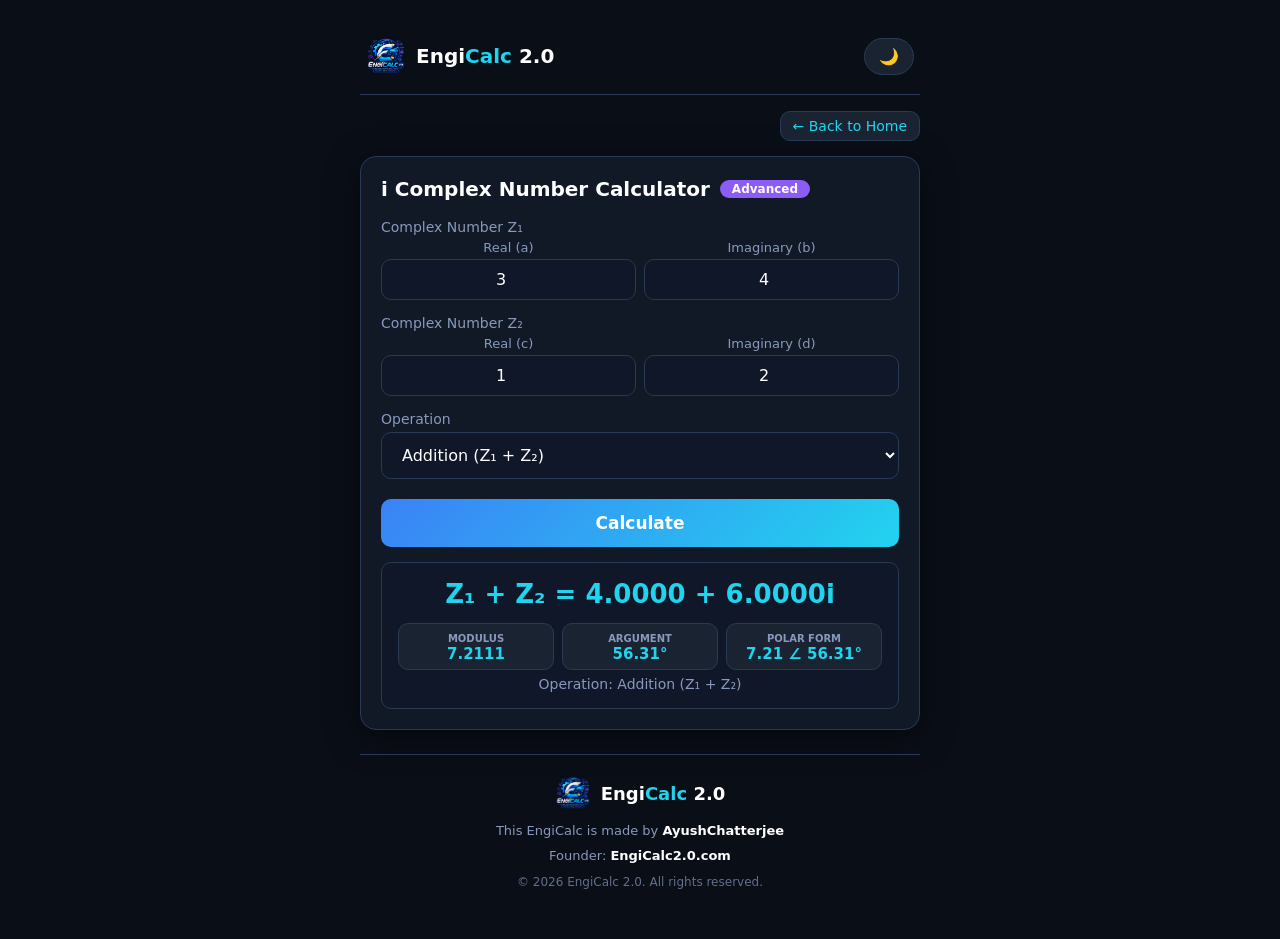
<file: calculator/complex.html>
<!DOCTYPE html>
<html lang="en">
<head>
    <meta charset="UTF-8">
    <meta name="viewport" content="width=device-width, initial-scale=1.0, maximum-scale=1.0, user-scalable=no">
    <title>Complex Number Calculator - EngiCalc 2.0</title>
    <link rel="stylesheet" href="../style.css">
    <style>
        .tool-container {
            background: var(--bg-secondary);
            border-radius: var(--radius);
            padding: 20px;
            box-shadow: var(--shadow);
            border: 1px solid var(--border-color);
            margin-bottom: 20px;
        }
        .tool-container h2 {
            color: var(--text-white);
            margin-bottom: 18px;
            font-size: 20px;
            display: flex;
            align-items: center;
            gap: 10px;
        }
        .tool-container h2 .badge {
            font-size: 12px;
            background: var(--accent-purple);
            color: #fff;
            padding: 2px 12px;
            border-radius: 20px;
        }
        .input-group {
            margin-bottom: 15px;
        }
        .input-group label {
            display: block;
            margin-bottom: 5px;
            color: var(--text-secondary);
            font-size: 14px;
            font-weight: 500;
        }
        .input-group input, .input-group select {
            width: 100%;
            padding: 12px 16px;
            border-radius: var(--radius-sm);
            border: 1px solid var(--border-color);
            background: var(--bg-input);
            color: var(--text-white);
            font-size: 16px;
        }
        .input-group input:focus, .input-group select:focus {
            outline: 2px solid var(--accent-blue);
        }
        .complex-inputs {
            display: grid;
            grid-template-columns: 1fr 1fr;
            gap: 8px;
        }
        .complex-inputs input {
            width: 100%;
            padding: 10px;
            border-radius: var(--radius-sm);
            border: 1px solid var(--border-color);
            background: var(--bg-input);
            color: var(--text-white);
            font-size: 16px;
            text-align: center;
        }
        .complex-inputs input:focus {
            outline: 2px solid var(--accent-blue);
        }
        .result-box {
            background: var(--bg-input);
            border-radius: var(--radius-sm);
            padding: 16px;
            margin-top: 15px;
            border: 1px solid var(--border-color);
            text-align: center;
            font-size: 20px;
            font-weight: 600;
            color: var(--accent-cyan);
            min-height: 60px;
            display: flex;
            align-items: center;
            justify-content: center;
            flex-direction: column;
            gap: 6px;
        }
        .result-box .sub-result {
            font-size: 14px;
            color: var(--text-secondary);
            font-weight: 400;
        }
        .result-box .result-main {
            font-size: 26px;
        }
        .btn-calculate {
            background: linear-gradient(135deg, var(--accent-blue), var(--accent-cyan));
            color: #fff;
            border: none;
            padding: 14px 30px;
            border-radius: var(--radius-sm);
            font-size: 17px;
            font-weight: 600;
            cursor: pointer;
            width: 100%;
            margin-top: 5px;
            transition: opacity 0.2s;
        }
        .btn-calculate:active {
            transform: scale(0.97);
        }
        .btn-calculate:hover {
            opacity: 0.9;
        }
        .back-btn {
            display: inline-flex;
            align-items: center;
            gap: 6px;
            margin-bottom: 15px;
            color: var(--accent-cyan);
            text-decoration: none;
            font-size: 14px;
            font-weight: 500;
            padding: 6px 12px;
            border-radius: var(--radius-sm);
            background: var(--bg-card);
            border: 1px solid var(--border-color);
            transition: all 0.2s;
            float: right;
        }
        .back-btn:hover {
            background: var(--accent-blue);
            color: #fff;
            border-color: var(--accent-blue);
        }
        .back-btn:active {
            transform: scale(0.95);
        }
        .complex-label {
            font-size: 13px;
            color: var(--text-secondary);
            text-align: center;
            margin-bottom: 4px;
        }
        .clearfix::after {
            content: "";
            clear: both;
            display: table;
        }
        /* Polar form display */
        .polar-display {
            margin-top: 10px;
            padding: 10px;
            background: var(--bg-card);
            border-radius: var(--radius-sm);
            border: 1px solid var(--border-color);
            font-size: 14px;
            color: var(--text-secondary);
        }
        .polar-display strong {
            color: var(--accent-cyan);
        }
        .result-extra {
            display: grid;
            grid-template-columns: 1fr 1fr 1fr;
            gap: 8px;
            width: 100%;
            margin-top: 8px;
        }
        .result-extra .extra-item {
            background: var(--bg-card);
            padding: 6px 8px;
            border-radius: var(--radius-sm);
            border: 1px solid var(--border-color);
            font-size: 13px;
        }
        .result-extra .extra-item .elabel {
            color: var(--text-secondary);
            font-size: 10px;
            text-transform: uppercase;
        }
        .result-extra .extra-item .evalue {
            color: var(--accent-cyan);
            font-weight: 600;
            font-size: 15px;
        }
    </style>
</head>
<body>
    <div class="app-container">
        <header class="header">
            <div class="logo-area">
                <img src="../engicalc2.0-logo.png" alt="EngiCalc Logo" class="logo-img" 
                     onerror="this.src='data:image/svg+xml,%3Csvg xmlns=%22http://www.w3.org/2000/svg%22 width=%2240%22 height=%2240%22%3E%3Crect width=%2240%22 height=%2240%22 rx=%2210%22 fill=%22%233b82f6%22/%3E%3Ctext x=%2220%22 y=%2228%22 text-anchor=%22middle%22 fill=%22white%22 font-size=%2220%22 font-weight=%22bold%22%3E⚙%3C/text%3E%3C/svg%3E'">
                <span class="logo-text">Engi<span>Calc</span> 2.0</span>
            </div>
            <button class="theme-toggle" id="themeToggle">🌙</button>
        </header>

        <!-- Back to Home - Right Side -->
        <div class="clearfix">
            <a href="../index.html" class="back-btn">← Back to Home</a>
        </div>

        <div class="tool-container">
            <h2>
                i Complex Number Calculator
                <span class="badge">Advanced</span>
            </h2>

            <div class="input-group">
                <label>Complex Number Z₁</label>
                <div class="complex-inputs">
                    <div>
                        <div class="complex-label">Real (a)</div>
                        <input type="number" id="a1" value="3" step="any">
                    </div>
                    <div>
                        <div class="complex-label">Imaginary (b)</div>
                        <input type="number" id="b1" value="4" step="any">
                    </div>
                </div>
            </div>

            <div class="input-group">
                <label>Complex Number Z₂</label>
                <div class="complex-inputs">
                    <div>
                        <div class="complex-label">Real (c)</div>
                        <input type="number" id="a2" value="1" step="any">
                    </div>
                    <div>
                        <div class="complex-label">Imaginary (d)</div>
                        <input type="number" id="b2" value="2" step="any">
                    </div>
                </div>
            </div>

            <div class="input-group">
                <label>Operation</label>
                <select id="operation">
                    <option value="add">Addition (Z₁ + Z₂)</option>
                    <option value="subtract">Subtraction (Z₁ - Z₂)</option>
                    <option value="multiply">Multiplication (Z₁ × Z₂)</option>
                    <option value="divide">Division (Z₁ ÷ Z₂)</option>
                    <option value="conjugate1">Conjugate of Z₁</option>
                    <option value="conjugate2">Conjugate of Z₂</option>
                    <option value="modulus1">Modulus of Z₁</option>
                    <option value="modulus2">Modulus of Z₂</option>
                </select>
            </div>

            <button class="btn-calculate" id="calculateBtn">Calculate</button>

            <div class="result-box" id="resultDisplay">
                <div class="result-main">Result</div>
                <span class="sub-result">Enter values and click Calculate</span>
            </div>
        </div>

        <footer class="footer">
            <div class="footer-content">
                <div class="footer-logo-area">
                    <img src="../engicalc2.0-logo.png" alt="EngiCalc Logo" class="footer-logo-img" 
                         onerror="this.src='data:image/svg+xml,%3Csvg xmlns=%22http://www.w3.org/2000/svg%22 width=%2236%22 height=%2236%22%3E%3Crect width=%2236%22 height=%2236%22 rx=%228%22 fill=%22%233b82f6%22/%3E%3Ctext x=%2218%22 y=%2225%22 text-anchor=%22middle%22 fill=%22white%22 font-size=%2218%22 font-weight=%22bold%22%3E⚙%3C/text%3E%3C/svg%3E'">
                    <span class="footer-logo-text">Engi<span>Calc</span> 2.0</span>
                </div>
                <p class="footer-text">This EngiCalc is made by <strong>AyushChatterjee</strong></p>
                <p class="footer-text">Founder: <strong>EngiCalc2.0.com</strong></p>
                <p class="footer-copy">© 2026 EngiCalc 2.0. All rights reserved.</p>
            </div>
        </footer>
    </div>

    <script src="../script.js"></script>
    <script>
        document.getElementById('calculateBtn').addEventListener('click', function() {
            const a1 = parseFloat(document.getElementById('a1').value) || 0;
            const b1 = parseFloat(document.getElementById('b1').value) || 0;
            const a2 = parseFloat(document.getElementById('a2').value) || 0;
            const b2 = parseFloat(document.getElementById('b2').value) || 0;

            const operation = document.getElementById('operation').value;
            let real, imag, label, extra = '';

            // Helper: format complex number
            function formatComplex(r, i) {
                if (i === 0) return r.toFixed(4);
                if (r === 0) return i.toFixed(4) + 'i';
                return `${r.toFixed(4)} ${i >= 0 ? '+' : '-'} ${Math.abs(i).toFixed(4)}i`;
            }

            // Helper: modulus
            function modulus(r, i) {
                return Math.sqrt(r*r + i*i);
            }

            // Helper: argument (angle in degrees)
            function argument(r, i) {
                return Math.atan2(i, r) * 180 / Math.PI;
            }

            switch(operation) {
                case 'add':
                    real = a1 + a2;
                    imag = b1 + b2;
                    label = 'Z₁ + Z₂ =';
                    extra = `
                        <div class="result-extra">
                            <div class="extra-item"><span class="elabel">Modulus</span><div class="evalue">${modulus(real, imag).toFixed(4)}</div></div>
                            <div class="extra-item"><span class="elabel">Argument</span><div class="evalue">${argument(real, imag).toFixed(2)}°</div></div>
                            <div class="extra-item"><span class="elabel">Polar Form</span><div class="evalue">${modulus(real, imag).toFixed(2)} ∠ ${argument(real, imag).toFixed(2)}°</div></div>
                        </div>
                    `;
                    break;
                case 'subtract':
                    real = a1 - a2;
                    imag = b1 - b2;
                    label = 'Z₁ - Z₂ =';
                    extra = `
                        <div class="result-extra">
                            <div class="extra-item"><span class="elabel">Modulus</span><div class="evalue">${modulus(real, imag).toFixed(4)}</div></div>
                            <div class="extra-item"><span class="elabel">Argument</span><div class="evalue">${argument(real, imag).toFixed(2)}°</div></div>
                            <div class="extra-item"><span class="elabel">Polar Form</span><div class="evalue">${modulus(real, imag).toFixed(2)} ∠ ${argument(real, imag).toFixed(2)}°</div></div>
                        </div>
                    `;
                    break;
                case 'multiply':
                    real = a1*a2 - b1*b2;
                    imag = a1*b2 + b1*a2;
                    label = 'Z₁ × Z₂ =';
                    extra = `
                        <div class="result-extra">
                            <div class="extra-item"><span class="elabel">Modulus</span><div class="evalue">${modulus(real, imag).toFixed(4)}</div></div>
                            <div class="extra-item"><span class="elabel">Argument</span><div class="evalue">${argument(real, imag).toFixed(2)}°</div></div>
                            <div class="extra-item"><span class="elabel">Polar Form</span><div class="evalue">${modulus(real, imag).toFixed(2)} ∠ ${argument(real, imag).toFixed(2)}°</div></div>
                        </div>
                    `;
                    break;
                case 'divide':
                    const denom = a2*a2 + b2*b2;
                    if (denom === 0) {
                        document.getElementById('resultDisplay').innerHTML = '⚠️ Division by zero!';
                        return;
                    }
                    real = (a1*a2 + b1*b2) / denom;
                    imag = (b1*a2 - a1*b2) / denom;
                    label = 'Z₁ ÷ Z₂ =';
                    extra = `
                        <div class="result-extra">
                            <div class="extra-item"><span class="elabel">Modulus</span><div class="evalue">${modulus(real, imag).toFixed(4)}</div></div>
                            <div class="extra-item"><span class="elabel">Argument</span><div class="evalue">${argument(real, imag).toFixed(2)}°</div></div>
                            <div class="extra-item"><span class="elabel">Polar Form</span><div class="evalue">${modulus(real, imag).toFixed(2)} ∠ ${argument(real, imag).toFixed(2)}°</div></div>
                        </div>
                    `;
                    break;
                case 'conjugate1':
                    real = a1;
                    imag = -b1;
                    label = 'Conjugate of Z₁ =';
                    extra = `
                        <div class="result-extra">
                            <div class="extra-item"><span class="elabel">Modulus</span><div class="evalue">${modulus(real, imag).toFixed(4)}</div></div>
                            <div class="extra-item"><span class="elabel">Argument</span><div class="evalue">${argument(real, imag).toFixed(2)}°</div></div>
                            <div class="extra-item"><span class="elabel">Z₁ × Z̄₁</span><div class="evalue">${(a1*a1 + b1*b1).toFixed(4)}</div></div>
                        </div>
                    `;
                    break;
                case 'conjugate2':
                    real = a2;
                    imag = -b2;
                    label = 'Conjugate of Z₂ =';
                    extra = `
                        <div class="result-extra">
                            <div class="extra-item"><span class="elabel">Modulus</span><div class="evalue">${modulus(real, imag).toFixed(4)}</div></div>
                            <div class="extra-item"><span class="elabel">Argument</span><div class="evalue">${argument(real, imag).toFixed(2)}°</div></div>
                            <div class="extra-item"><span class="elabel">Z₂ × Z̄₂</span><div class="evalue">${(a2*a2 + b2*b2).toFixed(4)}</div></div>
                        </div>
                    `;
                    break;
                case 'modulus1':
                    const mod1 = modulus(a1, b1);
                    document.getElementById('resultDisplay').innerHTML = `
                        <div class="result-main">|Z₁| = ${mod1.toFixed(4)}</div>
                        <div class="result-extra">
                            <div class="extra-item"><span class="elabel">Z₁</span><div class="evalue">${formatComplex(a1, b1)}</div></div>
                            <div class="extra-item"><span class="elabel">Argument</span><div class="evalue">${argument(a1, b1).toFixed(2)}°</div></div>
                            <div class="extra-item"><span class="elabel">Polar Form</span><div class="evalue">${mod1.toFixed(2)} ∠ ${argument(a1, b1).toFixed(2)}°</div></div>
                        </div>
                        <span class="sub-result">Modulus of Z₁</span>
                    `;
                    return;
                case 'modulus2':
                    const mod2 = modulus(a2, b2);
                    document.getElementById('resultDisplay').innerHTML = `
                        <div class="result-main">|Z₂| = ${mod2.toFixed(4)}</div>
                        <div class="result-extra">
                            <div class="extra-item"><span class="elabel">Z₂</span><div class="evalue">${formatComplex(a2, b2)}</div></div>
                            <div class="extra-item"><span class="elabel">Argument</span><div class="evalue">${argument(a2, b2).toFixed(2)}°</div></div>
                            <div class="extra-item"><span class="elabel">Polar Form</span><div class="evalue">${mod2.toFixed(2)} ∠ ${argument(a2, b2).toFixed(2)}°</div></div>
                        </div>
                        <span class="sub-result">Modulus of Z₂</span>
                    `;
                    return;
                default:
                    real = a1;
                    imag = b1;
                    label = 'Z₁ =';
            }

            const resultStr = formatComplex(real, imag);
            document.getElementById('resultDisplay').innerHTML = `
                <div class="result-main">${label} ${resultStr}</div>
                ${extra}
                <span class="sub-result">Operation: ${document.getElementById('operation').selectedOptions[0].text}</span>
            `;
        });

        document.addEventListener('keydown', function(e) {
            if (e.key === 'Enter') {
                document.getElementById('calculateBtn').click();
            }
        });

        // Initial calculation
        document.getElementById('calculateBtn').click();
    </script>
</body>
</html>
</file>
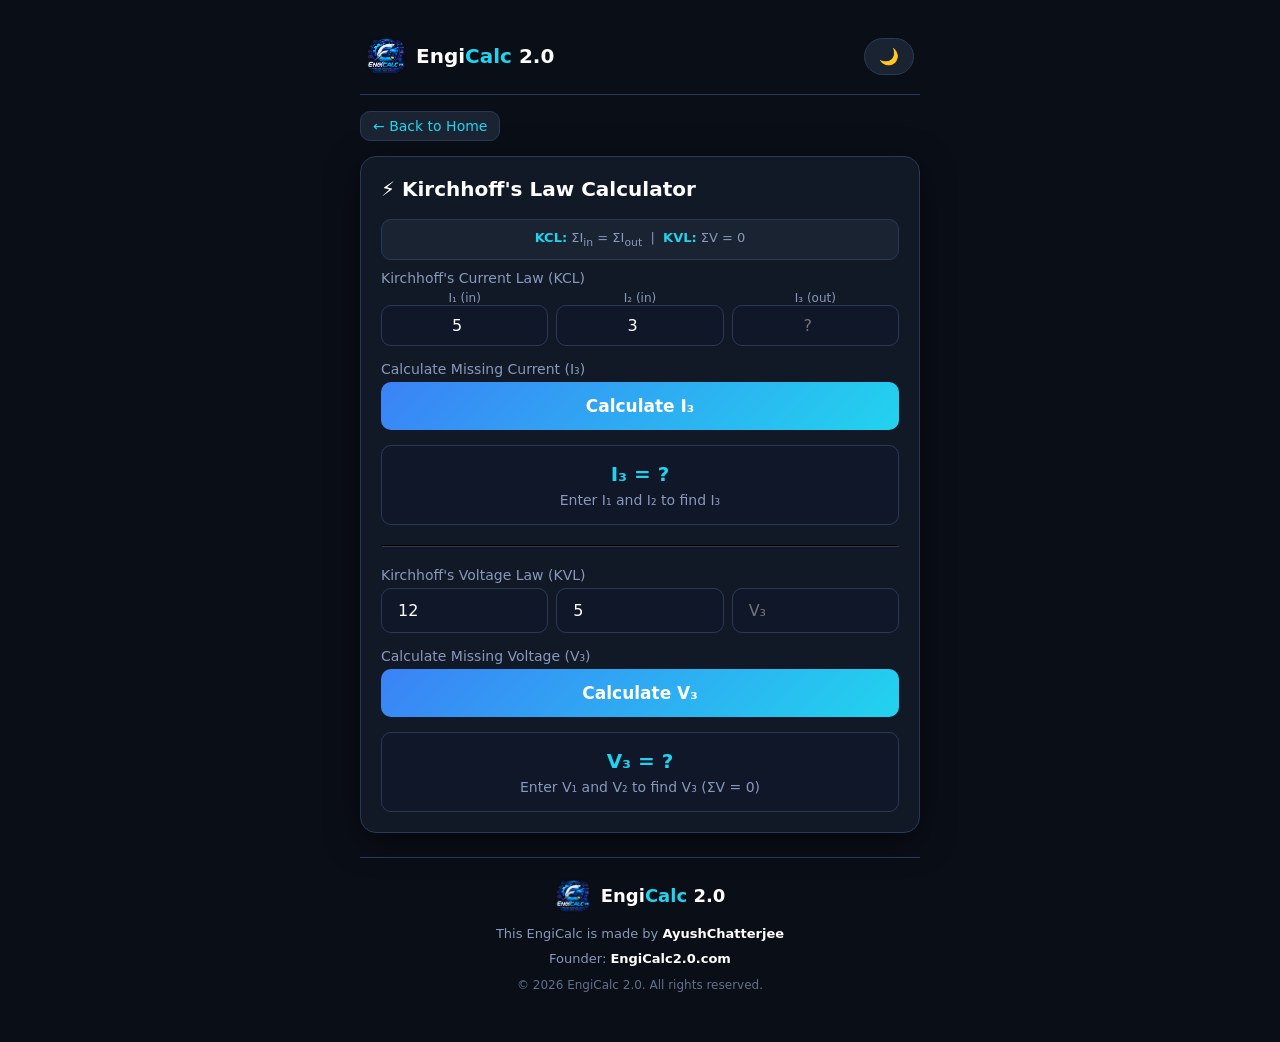
<file: calculator/kirchhoff.html>
<!DOCTYPE html>
<html lang="en">
<head>
    <meta charset="UTF-8">
    <meta name="viewport" content="width=device-width, initial-scale=1.0, maximum-scale=1.0, user-scalable=no">
    <title>Kirchhoff's Law Calculator - EngiCalc 2.0</title>
    <link rel="stylesheet" href="../style.css">
    <style>
        .tool-container {
            background: var(--bg-secondary);
            border-radius: var(--radius);
            padding: 20px;
            box-shadow: var(--shadow);
            border: 1px solid var(--border-color);
            margin-bottom: 20px;
        }
        .tool-container h2 {
            color: var(--text-white);
            margin-bottom: 18px;
            font-size: 20px;
        }
        .input-group {
            margin-bottom: 15px;
        }
        .input-group label {
            display: block;
            margin-bottom: 5px;
            color: var(--text-secondary);
            font-size: 14px;
            font-weight: 500;
        }
        .input-group input, .input-group select {
            width: 100%;
            padding: 12px 16px;
            border-radius: var(--radius-sm);
            border: 1px solid var(--border-color);
            background: var(--bg-input);
            color: var(--text-white);
            font-size: 16px;
        }
        .input-group input:focus, .input-group select:focus {
            outline: 2px solid var(--accent-blue);
        }
        .result-box {
            background: var(--bg-input);
            border-radius: var(--radius-sm);
            padding: 16px;
            margin-top: 15px;
            border: 1px solid var(--border-color);
            text-align: center;
            font-size: 20px;
            font-weight: 600;
            color: var(--accent-cyan);
            min-height: 60px;
            display: flex;
            align-items: center;
            justify-content: center;
            flex-direction: column;
            gap: 6px;
        }
        .result-box .sub-result {
            font-size: 14px;
            color: var(--text-secondary);
            font-weight: 400;
        }
        .btn-calculate {
            background: linear-gradient(135deg, var(--accent-blue), var(--accent-cyan));
            color: #fff;
            border: none;
            padding: 14px 30px;
            border-radius: var(--radius-sm);
            font-size: 17px;
            font-weight: 600;
            cursor: pointer;
            width: 100%;
            margin-top: 5px;
            transition: opacity 0.2s;
        }
        .btn-calculate:active {
            transform: scale(0.97);
        }
        .btn-calculate:hover {
            opacity: 0.9;
        }
        .back-btn {
            display: inline-flex;
            align-items: center;
            gap: 6px;
            margin-bottom: 15px;
            color: var(--accent-cyan);
            text-decoration: none;
            font-size: 14px;
            font-weight: 500;
            padding: 6px 12px;
            border-radius: var(--radius-sm);
            background: var(--bg-card);
            border: 1px solid var(--border-color);
            transition: all 0.2s;
        }
        .back-btn:hover {
            background: var(--accent-blue);
            color: #fff;
            border-color: var(--accent-blue);
        }
        .back-btn:active {
            transform: scale(0.95);
        }
        .formula-hint {
            color: var(--text-secondary);
            font-size: 13px;
            text-align: center;
            margin: 10px 0;
            padding: 10px;
            background: var(--bg-card);
            border-radius: var(--radius-sm);
            border: 1px solid var(--border-color);
        }
        .formula-hint strong {
            color: var(--accent-cyan);
        }
        .current-grid {
            display: grid;
            grid-template-columns: 1fr 1fr 1fr;
            gap: 8px;
        }
        .current-grid input {
            width: 100%;
            padding: 10px;
            border-radius: var(--radius-sm);
            border: 1px solid var(--border-color);
            background: var(--bg-input);
            color: var(--text-white);
            font-size: 16px;
            text-align: center;
        }
        .current-grid input:focus {
            outline: 2px solid var(--accent-blue);
        }
        .current-label {
            font-size: 12px;
            color: var(--text-secondary);
            text-align: center;
        }
    </style>
</head>
<body>
    <div class="app-container">
        <header class="header">
            <div class="logo-area">
                <img src="../engicalc2.0-logo.png" alt="EngiCalc Logo" class="logo-img" 
                     onerror="this.src='data:image/svg+xml,%3Csvg xmlns=%22http://www.w3.org/2000/svg%22 width=%2240%22 height=%2240%22%3E%3Crect width=%2240%22 height=%2240%22 rx=%2210%22 fill=%22%233b82f6%22/%3E%3Ctext x=%2220%22 y=%2228%22 text-anchor=%22middle%22 fill=%22white%22 font-size=%2220%22 font-weight=%22bold%22%3E⚙%3C/text%3E%3C/svg%3E'">
                <span class="logo-text">Engi<span>Calc</span> 2.0</span>
            </div>
            <button class="theme-toggle" id="themeToggle">🌙</button>
        </header>

        <a href="../index.html" class="back-btn">← Back to Home</a>

        <div class="tool-container">
            <h2>⚡ Kirchhoff's Law Calculator</h2>

            <div class="formula-hint">
                <strong>KCL:</strong> ΣI<sub>in</sub> = ΣI<sub>out</sub> &nbsp;|&nbsp; <strong>KVL:</strong> ΣV = 0
            </div>

            <div class="input-group">
                <label>Kirchhoff's Current Law (KCL)</label>
                <div class="current-grid">
                    <div>
                        <div class="current-label">I₁ (in)</div>
                        <input type="number" id="i1" value="5" step="any">
                    </div>
                    <div>
                        <div class="current-label">I₂ (in)</div>
                        <input type="number" id="i2" value="3" step="any">
                    </div>
                    <div>
                        <div class="current-label">I₃ (out)</div>
                        <input type="number" id="i3" placeholder="?" step="any">
                    </div>
                </div>
            </div>

            <div class="input-group">
                <label>Calculate Missing Current (I₃)</label>
                <button class="btn-calculate" id="kclBtn" style="margin-top:0;">Calculate I₃</button>
            </div>

            <div class="result-box" id="kclResult">
                I₃ = ?
                <span class="sub-result">Enter I₁ and I₂ to find I₃</span>
            </div>

            <hr style="border-color: var(--border-color); margin: 20px 0;">

            <div class="input-group">
                <label>Kirchhoff's Voltage Law (KVL)</label>
                <div style="display: grid; grid-template-columns: 1fr 1fr 1fr; gap: 8px;">
                    <input type="number" id="v1" placeholder="V₁" step="any" value="12">
                    <input type="number" id="v2" placeholder="V₂" step="any" value="5">
                    <input type="number" id="v3" placeholder="V₃" step="any">
                </div>
            </div>

            <div class="input-group">
                <label>Calculate Missing Voltage (V₃)</label>
                <button class="btn-calculate" id="kvlBtn" style="margin-top:0;">Calculate V₃</button>
            </div>

            <div class="result-box" id="kvlResult">
                V₃ = ?
                <span class="sub-result">Enter V₁ and V₂ to find V₃ (ΣV = 0)</span>
            </div>
        </div>

        <footer class="footer">
            <div class="footer-content">
                <div class="footer-logo-area">
                    <img src="../engicalc2.0-logo.png" alt="EngiCalc Logo" class="footer-logo-img" 
                         onerror="this.src='data:image/svg+xml,%3Csvg xmlns=%22http://www.w3.org/2000/svg%22 width=%2236%22 height=%2236%22%3E%3Crect width=%2236%22 height=%2236%22 rx=%228%22 fill=%22%233b82f6%22/%3E%3Ctext x=%2218%22 y=%2225%22 text-anchor=%22middle%22 fill=%22white%22 font-size=%2218%22 font-weight=%22bold%22%3E⚙%3C/text%3E%3C/svg%3E'">
                    <span class="footer-logo-text">Engi<span>Calc</span> 2.0</span>
                </div>
                <p class="footer-text">This EngiCalc is made by <strong>AyushChatterjee</strong></p>
                <p class="footer-text">Founder: <strong>EngiCalc2.0.com</strong></p>
                <p class="footer-copy">© 2026 EngiCalc 2.0. All rights reserved.</p>
            </div>
        </footer>
    </div>

    <script src="../script.js"></script>
    <script>
        // KCL: I1 + I2 = I3
        document.getElementById('kclBtn').addEventListener('click', function() {
            const i1 = parseFloat(document.getElementById('i1').value) || 0;
            const i2 = parseFloat(document.getElementById('i2').value) || 0;
            const i3 = i1 + i2;
            document.getElementById('kclResult').innerHTML = `
                I₃ = ${i3.toFixed(4)} A
                <span class="sub-result">I₁ + I₂ = ${i1} + ${i2} = ${i3.toFixed(4)}</span>
            `;
            document.getElementById('i3').value = i3.toFixed(4);
        });

        // KVL: V1 + V2 + V3 = 0 => V3 = -(V1 + V2)
        document.getElementById('kvlBtn').addEventListener('click', function() {
            const v1 = parseFloat(document.getElementById('v1').value) || 0;
            const v2 = parseFloat(document.getElementById('v2').value) || 0;
            const v3 = -(v1 + v2);
            document.getElementById('kvlResult').innerHTML = `
                V₃ = ${v3.toFixed(4)} V
                <span class="sub-result">V₁ + V₂ + V₃ = 0 → ${v1} + ${v2} + ${v3.toFixed(4)} = 0</span>
            `;
            document.getElementById('v3').value = v3.toFixed(4);
        });

        document.addEventListener('keydown', function(e) {
            if (e.key === 'Enter') {
                if (document.activeElement.id === 'i1' || document.activeElement.id === 'i2' || document.activeElement.id === 'i3') {
                    document.getElementById('kclBtn').click();
                } else if (document.activeElement.id === 'v1' || document.activeElement.id === 'v2' || document.activeElement.id === 'v3') {
                    document.getElementById('kvlBtn').click();
                }
            }
        });
    </script>
</body>
</html>
</file>
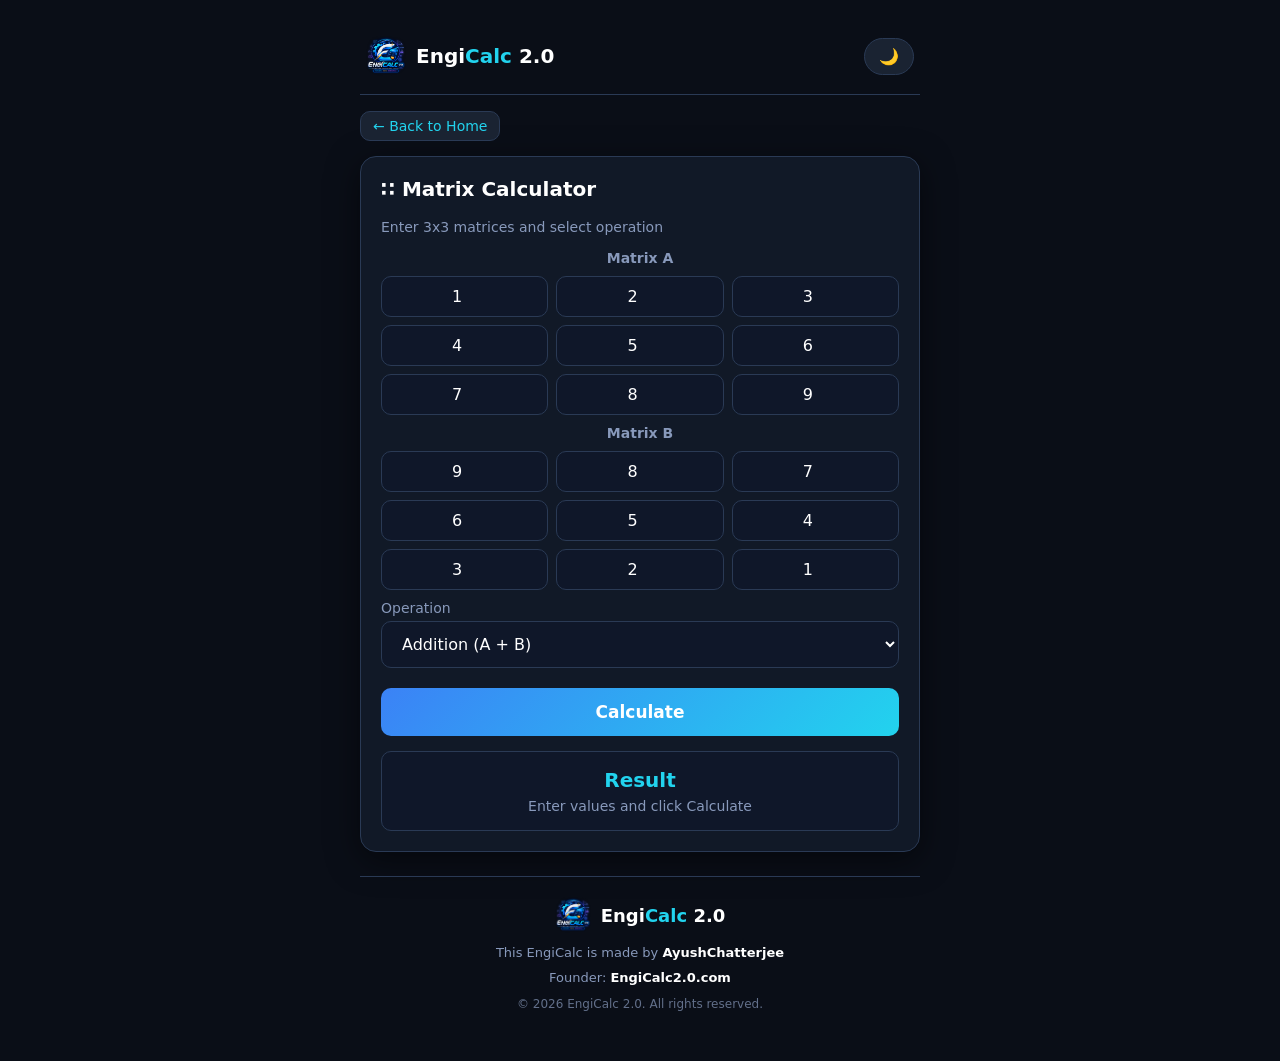
<file: calculator/matrix.html>
<!DOCTYPE html>
<html lang="en">
<head>
    <meta charset="UTF-8">
    <meta name="viewport" content="width=device-width, initial-scale=1.0, maximum-scale=1.0, user-scalable=no">
    <title>Matrix Calculator - EngiCalc 2.0</title>
    <link rel="stylesheet" href="../style.css">
    <style>
        /* ===== এই পেজের জন্য অতিরিক্ত স্টাইল ===== */
        .tool-container {
            background: var(--bg-secondary);
            border-radius: var(--radius);
            padding: 20px;
            box-shadow: var(--shadow);
            border: 1px solid var(--border-color);
            margin-bottom: 20px;
        }
        .tool-container h2 {
            color: var(--text-white);
            margin-bottom: 18px;
            font-size: 20px;
        }
        .input-group {
            margin-bottom: 15px;
        }
        .input-group label {
            display: block;
            margin-bottom: 5px;
            color: var(--text-secondary);
            font-size: 14px;
            font-weight: 500;
        }
        .input-group input, .input-group select {
            width: 100%;
            padding: 12px 16px;
            border-radius: var(--radius-sm);
            border: 1px solid var(--border-color);
            background: var(--bg-input);
            color: var(--text-white);
            font-size: 16px;
        }
        .input-group input:focus, .input-group select:focus {
            outline: 2px solid var(--accent-blue);
        }
        .result-box {
            background: var(--bg-input);
            border-radius: var(--radius-sm);
            padding: 16px;
            margin-top: 15px;
            border: 1px solid var(--border-color);
            text-align: center;
            font-size: 20px;
            font-weight: 600;
            color: var(--accent-cyan);
            min-height: 60px;
            display: flex;
            align-items: center;
            justify-content: center;
            flex-direction: column;
            gap: 6px;
        }
        .result-box .sub-result {
            font-size: 14px;
            color: var(--text-secondary);
            font-weight: 400;
        }
        .btn-calculate {
            background: linear-gradient(135deg, var(--accent-blue), var(--accent-cyan));
            color: #fff;
            border: none;
            padding: 14px 30px;
            border-radius: var(--radius-sm);
            font-size: 17px;
            font-weight: 600;
            cursor: pointer;
            width: 100%;
            margin-top: 5px;
            transition: opacity 0.2s;
        }
        .btn-calculate:active {
            transform: scale(0.97);
        }
        .btn-calculate:hover {
            opacity: 0.9;
        }
        .back-btn {
            display: inline-flex;
            align-items: center;
            gap: 6px;
            margin-bottom: 15px;
            color: var(--accent-cyan);
            text-decoration: none;
            font-size: 14px;
            font-weight: 500;
            padding: 6px 12px;
            border-radius: var(--radius-sm);
            background: var(--bg-card);
            border: 1px solid var(--border-color);
            transition: all 0.2s;
        }
        .back-btn:hover {
            background: var(--accent-blue);
            color: #fff;
            border-color: var(--accent-blue);
        }
        .back-btn:active {
            transform: scale(0.95);
        }

        /* ম্যাট্রিক্স ইনপুটের জন্য গ্রিড */
        .matrix-grid {
            display: grid;
            grid-template-columns: repeat(3, 1fr);
            gap: 8px;
            margin: 10px 0;
        }
        .matrix-grid input {
            width: 100%;
            padding: 10px;
            border-radius: var(--radius-sm);
            border: 1px solid var(--border-color);
            background: var(--bg-input);
            color: var(--text-white);
            font-size: 16px;
            text-align: center;
        }
        .matrix-grid input:focus {
            outline: 2px solid var(--accent-blue);
        }
        .matrix-label {
            text-align: center;
            color: var(--text-secondary);
            font-size: 14px;
            font-weight: 600;
            margin: 10px 0 5px 0;
        }
    </style>
</head>
<body>
    <div class="app-container">

        <!-- ===== HEADER ===== -->
        <header class="header">
            <div class="logo-area">
                <img src="../engicalc2.0-logo.png" alt="EngiCalc Logo" class="logo-img" 
                     onerror="this.src='data:image/svg+xml,%3Csvg xmlns=%22http://www.w3.org/2000/svg%22 width=%2240%22 height=%2240%22%3E%3Crect width=%2240%22 height=%2240%22 rx=%2210%22 fill=%22%233b82f6%22/%3E%3Ctext x=%2220%22 y=%2228%22 text-anchor=%22middle%22 fill=%22white%22 font-size=%2220%22 font-weight=%22bold%22%3E⚙%3C/text%3E%3C/svg%3E'">
                <span class="logo-text">Engi<span>Calc</span> 2.0</span>
            </div>
            <button class="theme-toggle" id="themeToggle">🌙</button>
        </header>

        <!-- ===== BACK TO HOME BUTTON ===== -->
        <a href="../index.html" class="back-btn">← Back to Home</a>

        <!-- ===== TOOL CONTAINER ===== -->
        <div class="tool-container">
            <h2>∷ Matrix Calculator</h2>

            <p style="color: var(--text-secondary); font-size: 14px; margin-bottom: 15px;">
                Enter 3x3 matrices and select operation
            </p>

            <!-- Matrix A -->
            <div class="matrix-label">Matrix A</div>
            <div class="matrix-grid" id="matrixA">
                <input type="number" id="a11" value="1" step="any">
                <input type="number" id="a12" value="2" step="any">
                <input type="number" id="a13" value="3" step="any">
                <input type="number" id="a21" value="4" step="any">
                <input type="number" id="a22" value="5" step="any">
                <input type="number" id="a23" value="6" step="any">
                <input type="number" id="a31" value="7" step="any">
                <input type="number" id="a32" value="8" step="any">
                <input type="number" id="a33" value="9" step="any">
            </div>

            <!-- Matrix B -->
            <div class="matrix-label">Matrix B</div>
            <div class="matrix-grid" id="matrixB">
                <input type="number" id="b11" value="9" step="any">
                <input type="number" id="b12" value="8" step="any">
                <input type="number" id="b13" value="7" step="any">
                <input type="number" id="b21" value="6" step="any">
                <input type="number" id="b22" value="5" step="any">
                <input type="number" id="b23" value="4" step="any">
                <input type="number" id="b31" value="3" step="any">
                <input type="number" id="b32" value="2" step="any">
                <input type="number" id="b33" value="1" step="any">
            </div>

            <!-- Operation Select -->
            <div class="input-group">
                <label>Operation</label>
                <select id="operation">
                    <option value="add">Addition (A + B)</option>
                    <option value="subtract">Subtraction (A - B)</option>
                    <option value="multiply">Multiplication (A × B)</option>
                </select>
            </div>

            <button class="btn-calculate" id="calculateBtn">Calculate</button>

            <div class="result-box" id="resultDisplay">
                Result
                <span class="sub-result">Enter values and click Calculate</span>
            </div>
        </div>

        <!-- ===== FOOTER WITH LOGO ===== -->
        <footer class="footer">
            <div class="footer-content">
                <div class="footer-logo-area">
                    <img src="../engicalc2.0-logo.png" alt="EngiCalc Logo" class="footer-logo-img" 
                         onerror="this.src='data:image/svg+xml,%3Csvg xmlns=%22http://www.w3.org/2000/svg%22 width=%2236%22 height=%2236%22%3E%3Crect width=%2236%22 height=%2236%22 rx=%228%22 fill=%22%233b82f6%22/%3E%3Ctext x=%2218%22 y=%2225%22 text-anchor=%22middle%22 fill=%22white%22 font-size=%2218%22 font-weight=%22bold%22%3E⚙%3C/text%3E%3C/svg%3E'">
                    <span class="footer-logo-text">Engi<span>Calc</span> 2.0</span>
                </div>
                <p class="footer-text">This EngiCalc is made by <strong>AyushChatterjee</strong></p>
                <p class="footer-text">Founder: <strong>EngiCalc2.0.com</strong></p>
                <p class="footer-copy">© 2026 EngiCalc 2.0. All rights reserved.</p>
            </div>
        </footer>
    </div>

    <script src="../script.js"></script>
    <script>
        // ===== MATRIX CALCULATOR LOGIC =====
        document.getElementById('calculateBtn').addEventListener('click', function() {
            // Read Matrix A
            const a = [
                [
                    parseFloat(document.getElementById('a11').value) || 0,
                    parseFloat(document.getElementById('a12').value) || 0,
                    parseFloat(document.getElementById('a13').value) || 0
                ],
                [
                    parseFloat(document.getElementById('a21').value) || 0,
                    parseFloat(document.getElementById('a22').value) || 0,
                    parseFloat(document.getElementById('a23').value) || 0
                ],
                [
                    parseFloat(document.getElementById('a31').value) || 0,
                    parseFloat(document.getElementById('a32').value) || 0,
                    parseFloat(document.getElementById('a33').value) || 0
                ]
            ];

            // Read Matrix B
            const b = [
                [
                    parseFloat(document.getElementById('b11').value) || 0,
                    parseFloat(document.getElementById('b12').value) || 0,
                    parseFloat(document.getElementById('b13').value) || 0
                ],
                [
                    parseFloat(document.getElementById('b21').value) || 0,
                    parseFloat(document.getElementById('b22').value) || 0,
                    parseFloat(document.getElementById('b23').value) || 0
                ],
                [
                    parseFloat(document.getElementById('b31').value) || 0,
                    parseFloat(document.getElementById('b32').value) || 0,
                    parseFloat(document.getElementById('b33').value) || 0
                ]
            ];

            const operation = document.getElementById('operation').value;
            let result;

            switch(operation) {
                case 'add':
                    result = matrixAdd(a, b);
                    break;
                case 'subtract':
                    result = matrixSubtract(a, b);
                    break;
                case 'multiply':
                    result = matrixMultiply(a, b);
                    break;
                default:
                    result = a;
            }

            // Display result
            const display = document.getElementById('resultDisplay');
            display.innerHTML = `
                ${formatMatrix(result)}
                <span class="sub-result">Operation: ${document.getElementById('operation').selectedOptions[0].text}</span>
            `;
        });

        // ===== MATRIX OPERATIONS =====
        function matrixAdd(a, b) {
            return a.map((row, i) => row.map((val, j) => val + b[i][j]));
        }

        function matrixSubtract(a, b) {
            return a.map((row, i) => row.map((val, j) => val - b[i][j]));
        }

        function matrixMultiply(a, b) {
            const result = [[0,0,0], [0,0,0], [0,0,0]];
            for (let i = 0; i < 3; i++) {
                for (let j = 0; j < 3; j++) {
                    for (let k = 0; k < 3; k++) {
                        result[i][j] += a[i][k] * b[k][j];
                    }
                }
            }
            return result;
        }

        function formatMatrix(matrix) {
            return matrix.map(row => 
                row.map(val => val.toFixed(2)).join('  ')
            ).join('<br>');
        }

        // Enter key support
        document.addEventListener('keydown', function(e) {
            if (e.key === 'Enter') {
                document.getElementById('calculateBtn').click();
            }
        });
    </script>
</body>
</html>
</file>
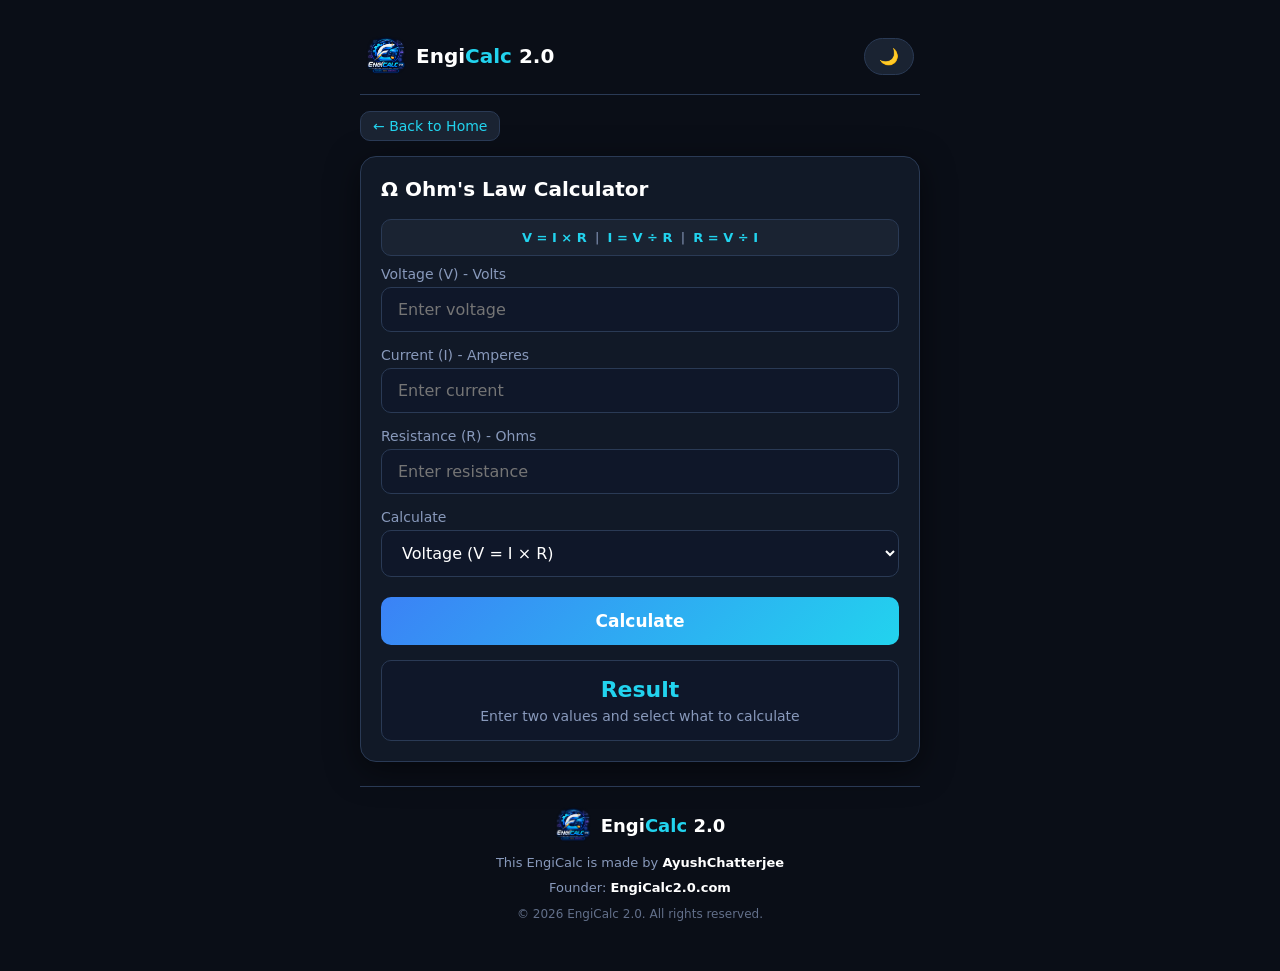
<file: calculator/ohms-law.html>
<!DOCTYPE html>
<html lang="en">
<head>
    <meta charset="UTF-8">
    <meta name="viewport" content="width=device-width, initial-scale=1.0, maximum-scale=1.0, user-scalable=no">
    <title>Ohm's Law Calculator - EngiCalc 2.0</title>
    <link rel="stylesheet" href="../style.css">
    <style>
        .tool-container {
            background: var(--bg-secondary);
            border-radius: var(--radius);
            padding: 20px;
            box-shadow: var(--shadow);
            border: 1px solid var(--border-color);
            margin-bottom: 20px;
        }
        .tool-container h2 {
            color: var(--text-white);
            margin-bottom: 18px;
            font-size: 20px;
        }
        .input-group {
            margin-bottom: 15px;
        }
        .input-group label {
            display: block;
            margin-bottom: 5px;
            color: var(--text-secondary);
            font-size: 14px;
            font-weight: 500;
        }
        .input-group input, .input-group select {
            width: 100%;
            padding: 12px 16px;
            border-radius: var(--radius-sm);
            border: 1px solid var(--border-color);
            background: var(--bg-input);
            color: var(--text-white);
            font-size: 16px;
        }
        .input-group input:focus, .input-group select:focus {
            outline: 2px solid var(--accent-blue);
        }
        .result-box {
            background: var(--bg-input);
            border-radius: var(--radius-sm);
            padding: 16px;
            margin-top: 15px;
            border: 1px solid var(--border-color);
            text-align: center;
            font-size: 22px;
            font-weight: 600;
            color: var(--accent-cyan);
            min-height: 60px;
            display: flex;
            align-items: center;
            justify-content: center;
            flex-direction: column;
            gap: 6px;
        }
        .result-box .sub-result {
            font-size: 14px;
            color: var(--text-secondary);
            font-weight: 400;
        }
        .btn-calculate {
            background: linear-gradient(135deg, var(--accent-blue), var(--accent-cyan));
            color: #fff;
            border: none;
            padding: 14px 30px;
            border-radius: var(--radius-sm);
            font-size: 17px;
            font-weight: 600;
            cursor: pointer;
            width: 100%;
            margin-top: 5px;
            transition: opacity 0.2s;
        }
        .btn-calculate:active {
            transform: scale(0.97);
        }
        .btn-calculate:hover {
            opacity: 0.9;
        }
        .back-btn {
            display: inline-flex;
            align-items: center;
            gap: 6px;
            margin-bottom: 15px;
            color: var(--accent-cyan);
            text-decoration: none;
            font-size: 14px;
            font-weight: 500;
            padding: 6px 12px;
            border-radius: var(--radius-sm);
            background: var(--bg-card);
            border: 1px solid var(--border-color);
            transition: all 0.2s;
        }
        .back-btn:hover {
            background: var(--accent-blue);
            color: #fff;
            border-color: var(--accent-blue);
        }
        .back-btn:active {
            transform: scale(0.95);
        }
        .formula-hint {
            color: var(--text-secondary);
            font-size: 13px;
            text-align: center;
            margin: 10px 0;
            padding: 10px;
            background: var(--bg-card);
            border-radius: var(--radius-sm);
            border: 1px solid var(--border-color);
        }
        .formula-hint strong {
            color: var(--accent-cyan);
        }
    </style>
</head>
<body>
    <div class="app-container">
        <header class="header">
            <div class="logo-area">
                <img src="../engicalc2.0-logo.png" alt="EngiCalc Logo" class="logo-img" 
                     onerror="this.src='data:image/svg+xml,%3Csvg xmlns=%22http://www.w3.org/2000/svg%22 width=%2240%22 height=%2240%22%3E%3Crect width=%2240%22 height=%2240%22 rx=%2210%22 fill=%22%233b82f6%22/%3E%3Ctext x=%2220%22 y=%2228%22 text-anchor=%22middle%22 fill=%22white%22 font-size=%2220%22 font-weight=%22bold%22%3E⚙%3C/text%3E%3C/svg%3E'">
                <span class="logo-text">Engi<span>Calc</span> 2.0</span>
            </div>
            <button class="theme-toggle" id="themeToggle">🌙</button>
        </header>

        <a href="../index.html" class="back-btn">← Back to Home</a>

        <div class="tool-container">
            <h2>Ω Ohm's Law Calculator</h2>

            <div class="formula-hint">
                <strong>V = I × R</strong> &nbsp;|&nbsp; <strong>I = V ÷ R</strong> &nbsp;|&nbsp; <strong>R = V ÷ I</strong>
            </div>

            <div class="input-group">
                <label>Voltage (V) - Volts</label>
                <input type="number" id="voltage" placeholder="Enter voltage" step="any">
            </div>

            <div class="input-group">
                <label>Current (I) - Amperes</label>
                <input type="number" id="current" placeholder="Enter current" step="any">
            </div>

            <div class="input-group">
                <label>Resistance (R) - Ohms</label>
                <input type="number" id="resistance" placeholder="Enter resistance" step="any">
            </div>

            <div class="input-group">
                <label>Calculate</label>
                <select id="operation">
                    <option value="voltage">Voltage (V = I × R)</option>
                    <option value="current">Current (I = V ÷ R)</option>
                    <option value="resistance">Resistance (R = V ÷ I)</option>
                </select>
            </div>

            <button class="btn-calculate" id="calculateBtn">Calculate</button>

            <div class="result-box" id="resultDisplay">
                Result
                <span class="sub-result">Enter two values and select what to calculate</span>
            </div>
        </div>

        <footer class="footer">
            <div class="footer-content">
                <div class="footer-logo-area">
                    <img src="../engicalc2.0-logo.png" alt="EngiCalc Logo" class="footer-logo-img" 
                         onerror="this.src='data:image/svg+xml,%3Csvg xmlns=%22http://www.w3.org/2000/svg%22 width=%2236%22 height=%2236%22%3E%3Crect width=%2236%22 height=%2236%22 rx=%228%22 fill=%22%233b82f6%22/%3E%3Ctext x=%2218%22 y=%2225%22 text-anchor=%22middle%22 fill=%22white%22 font-size=%2218%22 font-weight=%22bold%22%3E⚙%3C/text%3E%3C/svg%3E'">
                    <span class="footer-logo-text">Engi<span>Calc</span> 2.0</span>
                </div>
                <p class="footer-text">This EngiCalc is made by <strong>AyushChatterjee</strong></p>
                <p class="footer-text">Founder: <strong>EngiCalc2.0.com</strong></p>
                <p class="footer-copy">© 2026 EngiCalc 2.0. All rights reserved.</p>
            </div>
        </footer>
    </div>

    <script src="../script.js"></script>
    <script>
        document.getElementById('calculateBtn').addEventListener('click', function() {
            const V = parseFloat(document.getElementById('voltage').value);
            const I = parseFloat(document.getElementById('current').value);
            const R = parseFloat(document.getElementById('resistance').value);
            const operation = document.getElementById('operation').value;

            let result, label;

            switch(operation) {
                case 'voltage':
                    if (isNaN(I) || isNaN(R)) {
                        document.getElementById('resultDisplay').innerHTML = '⚠️ Please enter Current and Resistance';
                        return;
                    }
                    result = I * R;
                    label = `V = ${I} × ${R} =`;
                    break;
                case 'current':
                    if (isNaN(V) || isNaN(R) || R === 0) {
                        document.getElementById('resultDisplay').innerHTML = '⚠️ Please enter Voltage and Resistance (R ≠ 0)';
                        return;
                    }
                    result = V / R;
                    label = `I = ${V} ÷ ${R} =`;
                    break;
                case 'resistance':
                    if (isNaN(V) || isNaN(I) || I === 0) {
                        document.getElementById('resultDisplay').innerHTML = '⚠️ Please enter Voltage and Current (I ≠ 0)';
                        return;
                    }
                    result = V / I;
                    label = `R = ${V} ÷ ${I} =`;
                    break;
            }

            document.getElementById('resultDisplay').innerHTML = `
                ${label} ${result.toFixed(4)} 
                <span class="sub-result">${document.getElementById('operation').selectedOptions[0].text}</span>
            `;
        });

        document.addEventListener('keydown', function(e) {
            if (e.key === 'Enter') {
                document.getElementById('calculateBtn').click();
            }
        });
    </script>
</body>
</html>
</file>
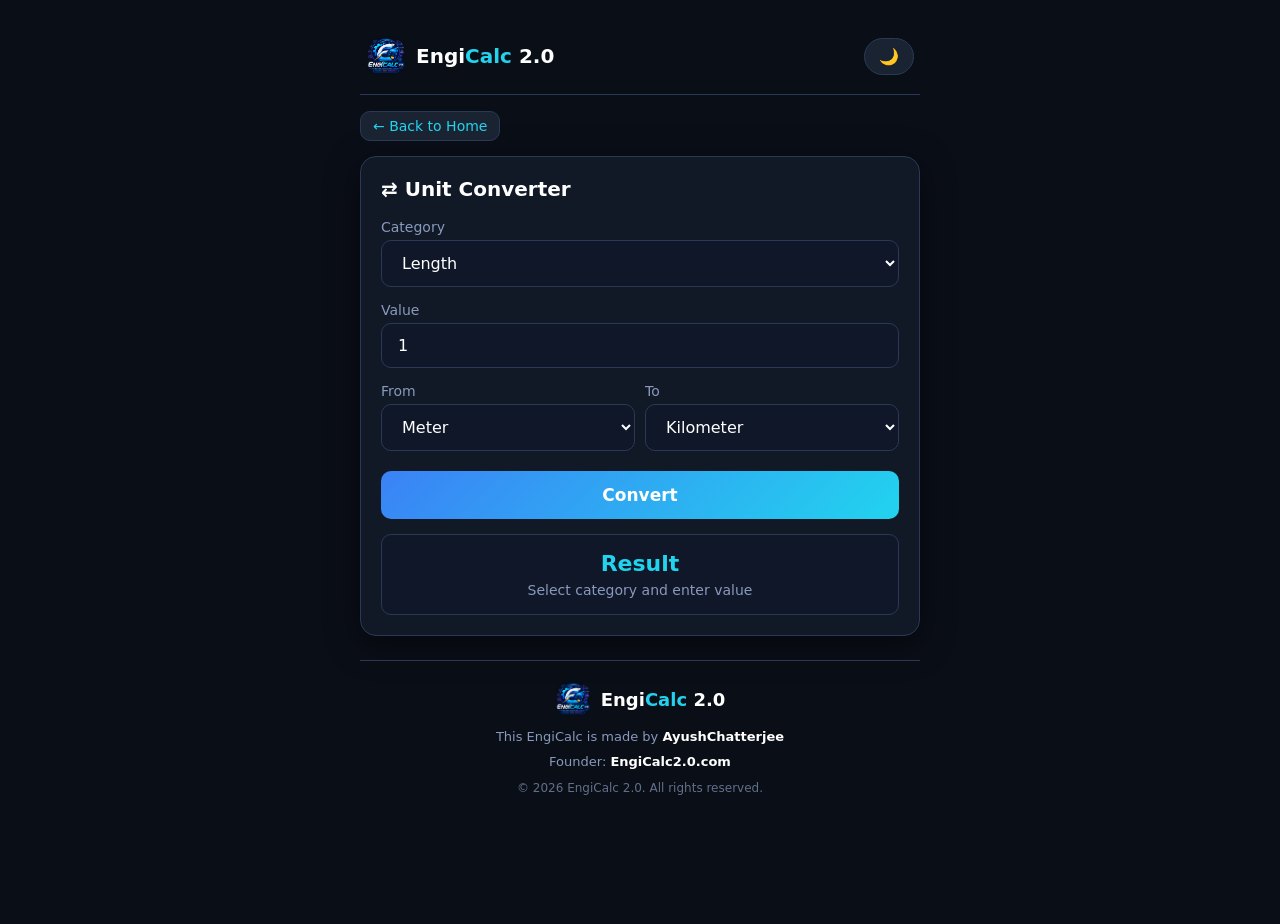
<file: calculator/projectile.html>
<!DOCTYPE html>
<html lang="en">
<head>
    <meta charset="UTF-8">
    <meta name="viewport" content="width=device-width, initial-scale=1.0, maximum-scale=1.0, user-scalable=no">
    <title>Unit Converter - EngiCalc 2.0</title>
    <link rel="stylesheet" href="../style.css">
    <style>
        .tool-container {
            background: var(--bg-secondary);
            border-radius: var(--radius);
            padding: 20px;
            box-shadow: var(--shadow);
            border: 1px solid var(--border-color);
            margin-bottom: 20px;
        }
        .tool-container h2 {
            color: var(--text-white);
            margin-bottom: 18px;
            font-size: 20px;
        }
        .input-group {
            margin-bottom: 15px;
        }
        .input-group label {
            display: block;
            margin-bottom: 5px;
            color: var(--text-secondary);
            font-size: 14px;
            font-weight: 500;
        }
        .input-group input, .input-group select {
            width: 100%;
            padding: 12px 16px;
            border-radius: var(--radius-sm);
            border: 1px solid var(--border-color);
            background: var(--bg-input);
            color: var(--text-white);
            font-size: 16px;
        }
        .input-group input:focus, .input-group select:focus {
            outline: 2px solid var(--accent-blue);
        }
        .result-box {
            background: var(--bg-input);
            border-radius: var(--radius-sm);
            padding: 16px;
            margin-top: 15px;
            border: 1px solid var(--border-color);
            text-align: center;
            font-size: 22px;
            font-weight: 600;
            color: var(--accent-cyan);
            min-height: 60px;
            display: flex;
            align-items: center;
            justify-content: center;
            flex-direction: column;
            gap: 6px;
        }
        .result-box .sub-result {
            font-size: 14px;
            color: var(--text-secondary);
            font-weight: 400;
        }
        .btn-calculate {
            background: linear-gradient(135deg, var(--accent-blue), var(--accent-cyan));
            color: #fff;
            border: none;
            padding: 14px 30px;
            border-radius: var(--radius-sm);
            font-size: 17px;
            font-weight: 600;
            cursor: pointer;
            width: 100%;
            margin-top: 5px;
            transition: opacity 0.2s;
        }
        .btn-calculate:active {
            transform: scale(0.97);
        }
        .btn-calculate:hover {
            opacity: 0.9;
        }
        .back-btn {
            display: inline-flex;
            align-items: center;
            gap: 6px;
            margin-bottom: 15px;
            color: var(--accent-cyan);
            text-decoration: none;
            font-size: 14px;
            font-weight: 500;
            padding: 6px 12px;
            border-radius: var(--radius-sm);
            background: var(--bg-card);
            border: 1px solid var(--border-color);
            transition: all 0.2s;
        }
        .back-btn:hover {
            background: var(--accent-blue);
            color: #fff;
            border-color: var(--accent-blue);
        }
        .back-btn:active {
            transform: scale(0.95);
        }
        .conversion-info {
            font-size: 13px;
            color: var(--text-secondary);
            text-align: center;
            margin-top: 8px;
        }
    </style>
</head>
<body>
    <div class="app-container">
        <header class="header">
            <div class="logo-area">
                <img src="../engicalc2.0-logo.png" alt="EngiCalc Logo" class="logo-img" 
                     onerror="this.src='data:image/svg+xml,%3Csvg xmlns=%22http://www.w3.org/2000/svg%22 width=%2240%22 height=%2240%22%3E%3Crect width=%2240%22 height=%2240%22 rx=%2210%22 fill=%22%233b82f6%22/%3E%3Ctext x=%2220%22 y=%2228%22 text-anchor=%22middle%22 fill=%22white%22 font-size=%2220%22 font-weight=%22bold%22%3E⚙%3C/text%3E%3C/svg%3E'">
                <span class="logo-text">Engi<span>Calc</span> 2.0</span>
            </div>
            <button class="theme-toggle" id="themeToggle">🌙</button>
        </header>

        <a href="../index.html" class="back-btn">← Back to Home</a>

        <div class="tool-container">
            <h2>⇄ Unit Converter</h2>

            <div class="input-group">
                <label>Category</label>
                <select id="category">
                    <option value="length">Length</option>
                    <option value="mass">Mass / Weight</option>
                    <option value="temperature">Temperature</option>
                    <option value="area">Area</option>
                    <option value="volume">Volume</option>
                    <option value="speed">Speed</option>
                </select>
            </div>

            <div class="input-group">
                <label>Value</label>
                <input type="number" id="value" value="1" step="any">
            </div>

            <div style="display: grid; grid-template-columns: 1fr 1fr; gap: 10px;">
                <div class="input-group">
                    <label>From</label>
                    <select id="fromUnit"></select>
                </div>
                <div class="input-group">
                    <label>To</label>
                    <select id="toUnit"></select>
                </div>
            </div>

            <button class="btn-calculate" id="calculateBtn">Convert</button>

            <div class="result-box" id="resultDisplay">
                Result
                <span class="sub-result">Select category and enter value</span>
            </div>
        </div>

        <footer class="footer">
            <div class="footer-content">
                <div class="footer-logo-area">
                    <img src="../engicalc2.0-logo.png" alt="EngiCalc Logo" class="footer-logo-img" 
                         onerror="this.src='data:image/svg+xml,%3Csvg xmlns=%22http://www.w3.org/2000/svg%22 width=%2236%22 height=%2236%22%3E%3Crect width=%2236%22 height=%2236%22 rx=%228%22 fill=%22%233b82f6%22/%3E%3Ctext x=%2218%22 y=%2225%22 text-anchor=%22middle%22 fill=%22white%22 font-size=%2218%22 font-weight=%22bold%22%3E⚙%3C/text%3E%3C/svg%3E'">
                    <span class="footer-logo-text">Engi<span>Calc</span> 2.0</span>
                </div>
                <p class="footer-text">This EngiCalc is made by <strong>AyushChatterjee</strong></p>
                <p class="footer-text">Founder: <strong>EngiCalc2.0.com</strong></p>
                <p class="footer-copy">© 2026 EngiCalc 2.0. All rights reserved.</p>
            </div>
        </footer>
    </div>

    <script src="../script.js"></script>
    <script>
        // ===== CONVERSION DATA =====
        const conversions = {
            length: {
                units: ['Meter', 'Kilometer', 'Centimeter', 'Millimeter', 'Mile', 'Yard', 'Foot', 'Inch'],
                toBase: [1, 1000, 0.01, 0.001, 1609.344, 0.9144, 0.3048, 0.0254]
            },
            mass: {
                units: ['Kilogram', 'Gram', 'Milligram', 'Pound', 'Ounce', 'Ton'],
                toBase: [1, 0.001, 0.000001, 0.453592, 0.0283495, 1000]
            },
            temperature: {
                units: ['Celsius', 'Fahrenheit', 'Kelvin'],
                toBase: null // special handling
            },
            area: {
                units: ['Square Meter', 'Square Kilometer', 'Square Centimeter', 'Square Mile', 'Square Yard', 'Square Foot', 'Square Inch', 'Hectare', 'Acre'],
                toBase: [1, 1000000, 0.0001, 2589988.11, 0.836127, 0.092903, 0.00064516, 10000, 4046.86]
            },
            volume: {
                units: ['Cubic Meter', 'Liter', 'Milliliter', 'Gallon (US)', 'Cubic Foot', 'Cubic Inch'],
                toBase: [1, 0.001, 0.000001, 0.00378541, 0.0283168, 0.0000163871]
            },
            speed: {
                units: ['Meter/Second', 'Kilometer/Hour', 'Mile/Hour', 'Knot', 'Foot/Second'],
                toBase: [1, 0.277778, 0.44704, 0.514444, 0.3048]
            }
        };

        // ===== POPULATE UNITS =====
        const categorySelect = document.getElementById('category');
        const fromUnitSelect = document.getElementById('fromUnit');
        const toUnitSelect = document.getElementById('toUnit');

        function populateUnits() {
            const category = categorySelect.value;
            const data = conversions[category];
            if (!data) return;

            fromUnitSelect.innerHTML = '';
            toUnitSelect.innerHTML = '';

            data.units.forEach(unit => {
                const opt1 = document.createElement('option');
                opt1.value = unit;
                opt1.textContent = unit;
                fromUnitSelect.appendChild(opt1);

                const opt2 = document.createElement('option');
                opt2.value = unit;
                opt2.textContent = unit;
                toUnitSelect.appendChild(opt2);
            });

            // Set defaults
            if (data.units.length >= 2) {
                fromUnitSelect.value = data.units[0];
                toUnitSelect.value = data.units[1];
            }
        }

        categorySelect.addEventListener('change', populateUnits);
        populateUnits();

        // ===== CONVERT FUNCTION =====
        document.getElementById('calculateBtn').addEventListener('click', function() {
            const category = categorySelect.value;
            const value = parseFloat(document.getElementById('value').value);
            const fromUnit = fromUnitSelect.value;
            const toUnit = toUnitSelect.value;

            if (isNaN(value)) {
                document.getElementById('resultDisplay').innerHTML = '⚠️ Please enter a valid number';
                return;
            }

            const data = conversions[category];
            let result;

            if (category === 'temperature') {
                result = convertTemperature(value, fromUnit, toUnit);
            } else {
                const fromIndex = data.units.indexOf(fromUnit);
                const toIndex = data.units.indexOf(toUnit);
                const baseValue = value * data.toBase[fromIndex];
                result = baseValue / data.toBase[toIndex];
            }

            document.getElementById('resultDisplay').innerHTML = `
                ${result.toFixed(6)}
                <span class="sub-result">${value} ${fromUnit} = ${result.toFixed(6)} ${toUnit}</span>
            `;
        });

        function convertTemperature(value, from, to) {
            let celsius;
            // Convert to Celsius first
            if (from === 'Celsius') celsius = value;
            else if (from === 'Fahrenheit') celsius = (value - 32) * 5/9;
            else if (from === 'Kelvin') celsius = value - 273.15;

            // Convert from Celsius to target
            if (to === 'Celsius') return celsius;
            else if (to === 'Fahrenheit') return celsius * 9/5 + 32;
            else if (to === 'Kelvin') return celsius + 273.15;
            return value;
        }

        document.addEventListener('keydown', function(e) {
            if (e.key === 'Enter') {
                document.getElementById('calculateBtn').click();
            }
        });
    </script>
</body>
</html>
</file>
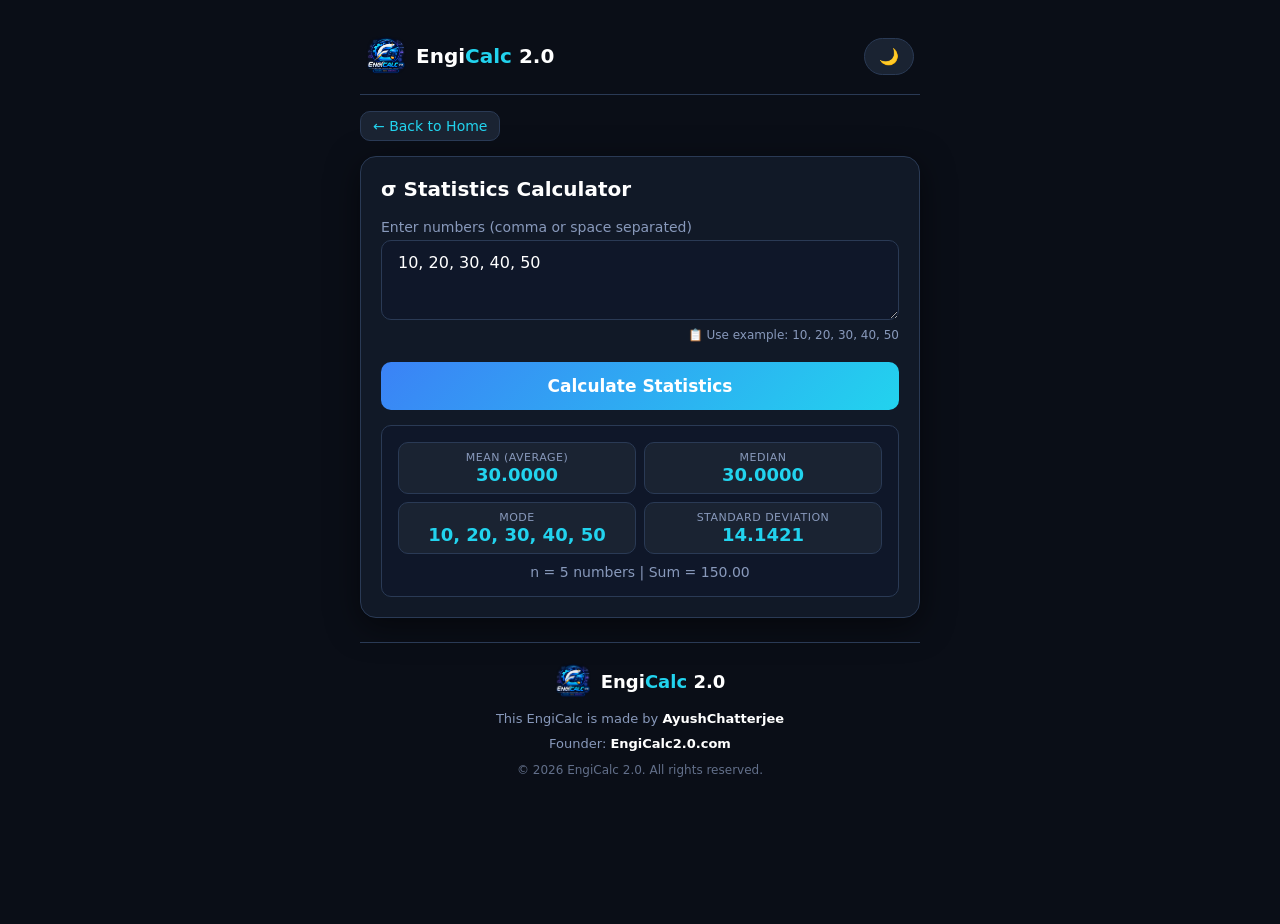
<file: calculator/statistics.html>
<!DOCTYPE html>
<html lang="en">
<head>
    <meta charset="UTF-8">
    <meta name="viewport" content="width=device-width, initial-scale=1.0, maximum-scale=1.0, user-scalable=no">
    <title>Statistics Calculator - EngiCalc 2.0</title>
    <link rel="stylesheet" href="../style.css">
    <style>
        .tool-container {
            background: var(--bg-secondary);
            border-radius: var(--radius);
            padding: 20px;
            box-shadow: var(--shadow);
            border: 1px solid var(--border-color);
            margin-bottom: 20px;
        }
        .tool-container h2 {
            color: var(--text-white);
            margin-bottom: 18px;
            font-size: 20px;
        }
        .input-group {
            margin-bottom: 15px;
        }
        .input-group label {
            display: block;
            margin-bottom: 5px;
            color: var(--text-secondary);
            font-size: 14px;
            font-weight: 500;
        }
        .input-group input, .input-group select {
            width: 100%;
            padding: 12px 16px;
            border-radius: var(--radius-sm);
            border: 1px solid var(--border-color);
            background: var(--bg-input);
            color: var(--text-white);
            font-size: 16px;
        }
        .input-group input:focus, .input-group select:focus {
            outline: 2px solid var(--accent-blue);
        }
        .input-group textarea {
            width: 100%;
            padding: 12px 16px;
            border-radius: var(--radius-sm);
            border: 1px solid var(--border-color);
            background: var(--bg-input);
            color: var(--text-white);
            font-size: 16px;
            min-height: 80px;
            resize: vertical;
            font-family: inherit;
        }
        .input-group textarea:focus {
            outline: 2px solid var(--accent-blue);
        }
        .result-box {
            background: var(--bg-input);
            border-radius: var(--radius-sm);
            padding: 16px;
            margin-top: 15px;
            border: 1px solid var(--border-color);
            text-align: center;
            min-height: 60px;
            display: flex;
            align-items: center;
            justify-content: center;
            flex-direction: column;
            gap: 4px;
        }
        .result-box .stat-row {
            display: grid;
            grid-template-columns: 1fr 1fr;
            gap: 8px;
            width: 100%;
        }
        .result-box .stat-item {
            background: var(--bg-card);
            padding: 8px 10px;
            border-radius: var(--radius-sm);
            border: 1px solid var(--border-color);
        }
        .result-box .stat-item .label {
            font-size: 11px;
            color: var(--text-secondary);
            text-transform: uppercase;
            letter-spacing: 0.5px;
        }
        .result-box .stat-item .value {
            font-size: 18px;
            font-weight: 600;
            color: var(--accent-cyan);
        }
        .result-box .sub-result {
            font-size: 14px;
            color: var(--text-secondary);
            font-weight: 400;
            margin-top: 6px;
        }
        .btn-calculate {
            background: linear-gradient(135deg, var(--accent-blue), var(--accent-cyan));
            color: #fff;
            border: none;
            padding: 14px 30px;
            border-radius: var(--radius-sm);
            font-size: 17px;
            font-weight: 600;
            cursor: pointer;
            width: 100%;
            margin-top: 5px;
            transition: opacity 0.2s;
        }
        .btn-calculate:active {
            transform: scale(0.97);
        }
        .btn-calculate:hover {
            opacity: 0.9;
        }
        .back-btn {
            display: inline-flex;
            align-items: center;
            gap: 6px;
            margin-bottom: 15px;
            color: var(--accent-cyan);
            text-decoration: none;
            font-size: 14px;
            font-weight: 500;
            padding: 6px 12px;
            border-radius: var(--radius-sm);
            background: var(--bg-card);
            border: 1px solid var(--border-color);
            transition: all 0.2s;
        }
        .back-btn:hover {
            background: var(--accent-blue);
            color: #fff;
            border-color: var(--accent-blue);
        }
        .back-btn:active {
            transform: scale(0.95);
        }
        .example-hint {
            color: var(--text-secondary);
            font-size: 12px;
            text-align: right;
            margin-top: 4px;
            cursor: pointer;
        }
        .example-hint:hover {
            color: var(--accent-cyan);
        }
    </style>
</head>
<body>
    <div class="app-container">
        <header class="header">
            <div class="logo-area">
                <img src="../engicalc2.0-logo.png" alt="EngiCalc Logo" class="logo-img" 
                     onerror="this.src='data:image/svg+xml,%3Csvg xmlns=%22http://www.w3.org/2000/svg%22 width=%2240%22 height=%2240%22%3E%3Crect width=%2240%22 height=%2240%22 rx=%2210%22 fill=%22%233b82f6%22/%3E%3Ctext x=%2220%22 y=%2228%22 text-anchor=%22middle%22 fill=%22white%22 font-size=%2220%22 font-weight=%22bold%22%3E⚙%3C/text%3E%3C/svg%3E'">
                <span class="logo-text">Engi<span>Calc</span> 2.0</span>
            </div>
            <button class="theme-toggle" id="themeToggle">🌙</button>
        </header>

        <a href="../index.html" class="back-btn">← Back to Home</a>

        <div class="tool-container">
            <h2>σ Statistics Calculator</h2>

            <div class="input-group">
                <label>Enter numbers (comma or space separated)</label>
                <textarea id="dataInput" placeholder="e.g., 10, 20, 30, 40, 50">10, 20, 30, 40, 50</textarea>
                <div class="example-hint" id="exampleBtn">📋 Use example: 10, 20, 30, 40, 50</div>
            </div>

            <button class="btn-calculate" id="calculateBtn">Calculate Statistics</button>

            <div class="result-box" id="resultDisplay">
                <div class="stat-row">
                    <div class="stat-item">
                        <div class="label">Mean (Average)</div>
                        <div class="value" id="meanVal">-</div>
                    </div>
                    <div class="stat-item">
                        <div class="label">Median</div>
                        <div class="value" id="medianVal">-</div>
                    </div>
                    <div class="stat-item">
                        <div class="label">Mode</div>
                        <div class="value" id="modeVal">-</div>
                    </div>
                    <div class="stat-item">
                        <div class="label">Standard Deviation</div>
                        <div class="value" id="stdVal">-</div>
                    </div>
                </div>
                <span class="sub-result">Enter numbers and click Calculate</span>
            </div>
        </div>

        <footer class="footer">
            <div class="footer-content">
                <div class="footer-logo-area">
                    <img src="../engicalc2.0-logo.png" alt="EngiCalc Logo" class="footer-logo-img" 
                         onerror="this.src='data:image/svg+xml,%3Csvg xmlns=%22http://www.w3.org/2000/svg%22 width=%2236%22 height=%2236%22%3E%3Crect width=%2236%22 height=%2236%22 rx=%228%22 fill=%22%233b82f6%22/%3E%3Ctext x=%2218%22 y=%2225%22 text-anchor=%22middle%22 fill=%22white%22 font-size=%2218%22 font-weight=%22bold%22%3E⚙%3C/text%3E%3C/svg%3E'">
                    <span class="footer-logo-text">Engi<span>Calc</span> 2.0</span>
                </div>
                <p class="footer-text">This EngiCalc is made by <strong>AyushChatterjee</strong></p>
                <p class="footer-text">Founder: <strong>EngiCalc2.0.com</strong></p>
                <p class="footer-copy">© 2026 EngiCalc 2.0. All rights reserved.</p>
            </div>
        </footer>
    </div>

    <script src="../script.js"></script>
    <script>
        // ===== EXAMPLE DATA =====
        document.getElementById('exampleBtn').addEventListener('click', function() {
            document.getElementById('dataInput').value = '10, 20, 30, 40, 50, 60, 70';
            document.getElementById('calculateBtn').click();
        });

        // ===== STATISTICS CALCULATIONS =====
        document.getElementById('calculateBtn').addEventListener('click', function() {
            const input = document.getElementById('dataInput').value;
            const numbers = input.split(/[,\s]+/).filter(n => n.trim() !== '').map(Number);
            const validNumbers = numbers.filter(n => !isNaN(n));

            if (validNumbers.length === 0) {
                document.getElementById('resultDisplay').innerHTML = '⚠️ Please enter valid numbers';
                return;
            }

            const sorted = [...validNumbers].sort((a, b) => a - b);
            const n = sorted.length;

            // Mean
            const sum = sorted.reduce((a, b) => a + b, 0);
            const mean = sum / n;

            // Median
            let median;
            if (n % 2 === 0) {
                median = (sorted[n/2 - 1] + sorted[n/2]) / 2;
            } else {
                median = sorted[Math.floor(n/2)];
            }

            // Mode
            const freq = {};
            sorted.forEach(num => freq[num] = (freq[num] || 0) + 1);
            let maxFreq = 0;
            let modes = [];
            for (const [num, count] of Object.entries(freq)) {
                if (count > maxFreq) {
                    maxFreq = count;
                    modes = [num];
                } else if (count === maxFreq) {
                    modes.push(num);
                }
            }
            const mode = modes.length === 1 ? modes[0] : modes.join(', ');

            // Standard Deviation (population)
            const variance = sorted.reduce((a, b) => a + Math.pow(b - mean, 2), 0) / n;
            const stdDev = Math.sqrt(variance);

            // Display results
            document.getElementById('meanVal').textContent = mean.toFixed(4);
            document.getElementById('medianVal').textContent = median.toFixed(4);
            document.getElementById('modeVal').textContent = mode;
            document.getElementById('stdVal').textContent = stdDev.toFixed(4);

            document.querySelector('#resultDisplay .sub-result').textContent = 
                `n = ${n} numbers | Sum = ${sum.toFixed(2)}`;
        });

        // Auto-calculate on Enter (Ctrl+Enter for textarea)
        document.getElementById('dataInput').addEventListener('keydown', function(e) {
            if (e.key === 'Enter' && (e.ctrlKey || e.metaKey)) {
                document.getElementById('calculateBtn').click();
            }
        });

        // Initial calculation
        document.getElementById('calculateBtn').click();
    </script>
</body>
</html>
</file>
<file: style.css>
/* ===== ROOT VARIABLES ===== */
:root {
    --bg-primary: #0a0e17;
    --bg-secondary: #111927;
    --bg-card: #1a2332;
    --bg-input: #0f1729;
    --text-primary: #e8edf5;
    --text-secondary: #8899bb;
    --text-white: #ffffff;
    --accent-blue: #3b82f6;
    --accent-cyan: #22d3ee;
    --accent-purple: #8b5cf6;
    --border-color: #2a3a55;
    --shadow: 0 8px 32px rgba(0, 0, 0, 0.5);
    --radius: 16px;
    --radius-sm: 10px;
    --sidebar-width: 320px;
}

[data-theme="light"] {
    --bg-primary: #f0f4ff;
    --bg-secondary: #ffffff;
    --bg-card: #e8edf8;
    --bg-input: #f5f8ff;
    --text-primary: #0a1628;
    --text-secondary: #3a4a6a;
    --text-white: #0a1628;
    --border-color: #c8d4e8;
    --shadow: 0 8px 32px rgba(0, 20, 50, 0.12);
}

/* ===== GLOBAL ===== */
* {
    margin: 0;
    padding: 0;
    box-sizing: border-box;
    font-family: 'Segoe UI', system-ui, -apple-system, sans-serif;
    transition: background-color 0.3s, color 0.3s, border-color 0.3s;
}

html, body {
    width: 100%;
    min-height: 100vh;
    background: var(--bg-primary);
    color: var(--text-primary);
    padding: 12px;
    display: flex;
    justify-content: center;
    align-items: flex-start;
    overflow-x: hidden;
}

.app-container {
    max-width: 480px;
    width: 100%;
    margin: 0 auto;
    padding-bottom: 10px;
}

/* ===== HEADER ===== */
.header {
    display: flex;
    justify-content: space-between;
    align-items: center;
    padding: 12px 6px 18px 6px;
    border-bottom: 1px solid var(--border-color);
    margin-bottom: 16px;
}

.logo-area {
    display: flex;
    align-items: center;
    gap: 10px;
}

.logo-img {
    width: 40px;
    height: 40px;
    border-radius: 10px;
    object-fit: contain;
}

.logo-text {
    font-size: 20px;
    font-weight: 700;
    color: var(--text-white);
}
.logo-text span {
    color: var(--accent-cyan);
}

.theme-toggle,
.fullscreen-btn {
    background: var(--bg-card);
    border: 1px solid var(--border-color);
    border-radius: 30px;
    padding: 8px 14px;
    color: var(--text-primary);
    font-size: 16px;
    cursor: pointer;
}

.fullscreen-btn {
    font-size: 18px;
    padding: 8px 12px;
}

/* ===== CALCULATOR CARD ===== */
.calc-card {
    background: var(--bg-secondary);
    border-radius: var(--radius);
    padding: 16px;
    box-shadow: var(--shadow);
    border: 1px solid var(--border-color);
    margin-bottom: 20px;
}

.calc-title {
    font-size: 14px;
    font-weight: 600;
    color: var(--text-secondary);
    margin-bottom: 10px;
    display: flex;
    justify-content: space-between;
    align-items: center;
}
.calc-title .badge {
    background: var(--accent-blue);
    color: #fff;
    font-size: 10px;
    padding: 2px 10px;
    border-radius: 20px;
}

.btn-history-icon {
    background: var(--bg-card);
    border: 1px solid var(--border-color);
    border-radius: 30px;
    padding: 4px 12px;
    color: var(--text-secondary);
    font-size: 18px;
    cursor: pointer;
    transition: all 0.2s;
    line-height: 1.4;
}
.btn-history-icon:hover {
    background: var(--accent-blue);
    color: #fff;
}
.btn-history-icon:active {
    transform: scale(0.92);
}

/* ===== DISPLAY ===== */
.display {
    background: var(--bg-input);
    border-radius: var(--radius-sm);
    padding: 16px 18px;
    margin-bottom: 14px;
    min-height: 90px;
    display: flex;
    flex-direction: column;
    align-items: flex-end;
    justify-content: flex-end;
    border: 1px solid var(--border-color);
}
.display .expression {
    font-size: 16px;
    color: var(--text-secondary);
    word-break: break-all;
    text-align: right;
    width: 100%;
    min-height: 24px;
}
.display .result {
    font-size: 34px;
    font-weight: 700;
    color: var(--text-white);
    word-break: break-all;
    text-align: right;
    width: 100%;
    min-height: 42px;
}

/* ===== BUTTON GRID ===== */
.btn-grid {
    display: grid;
    grid-template-columns: repeat(5, 1fr);
    gap: 8px;
}

.btn {
    padding: 16px 0;
    border: none;
    border-radius: var(--radius-sm);
    font-size: 18px;
    font-weight: 600;
    cursor: pointer;
    transition: all 0.12s ease;
    box-shadow: 0 2px 6px rgba(0, 0, 0, 0.25);
    text-align: center;
    user-select: none;
    -webkit-tap-highlight-color: transparent;
}
.btn:active {
    transform: scale(0.92);
}

.btn-number {
    background: var(--bg-card);
    color: var(--text-white);
}
.btn-number:hover {
    background: #253550;
}

.btn-operator {
    background: #1a2a4a;
    color: var(--accent-cyan);
}
.btn-operator:hover {
    background: #243a60;
}

.btn-function {
    background: #161f33;
    color: var(--accent-purple);
    font-size: 14px;
}
.btn-function:hover {
    background: #1f2d4a;
}

.btn-equals {
    background: linear-gradient(135deg, var(--accent-blue), var(--accent-cyan));
    color: #fff;
}
.btn-equals:hover {
    opacity: 0.9;
}

.btn-clear {
    background: #3a1525;
    color: #ff6b8a;
}
.btn-clear:hover {
    background: #4a1a30;
}

/* ===== TOOLS SECTION ===== */
.tools-section {
    margin-top: 18px;
}
.tools-section h3 {
    font-size: 16px;
    color: var(--text-secondary);
    margin-bottom: 12px;
}

.tool-grid {
    display: grid;
    grid-template-columns: repeat(2, 1fr);
    gap: 10px;
}

.tool-item {
    background: var(--bg-card);
    border: 1px solid var(--border-color);
    border-radius: var(--radius-sm);
    padding: 14px 10px;
    text-align: center;
    cursor: pointer;
    transition: all 0.2s;
    color: var(--text-primary);
    text-decoration: none;
}
.tool-item:active {
    transform: scale(0.96);
}
.tool-item .icon {
    font-size: 26px;
    display: block;
    margin-bottom: 4px;
}
.tool-item .name {
    font-size: 13px;
    font-weight: 500;
}

/* ================================================================ */
/* ===== FOOTER ===== */
/* ================================================================ */
.footer {
    margin-top: 24px;
    padding: 20px 16px 16px 16px;
    border-top: 1px solid var(--border-color);
    text-align: center;
}

.footer-content {
    display: flex;
    flex-direction: column;
    align-items: center;
    gap: 6px;
}

.footer-logo-area {
    display: flex;
    align-items: center;
    gap: 10px;
    margin-bottom: 4px;
}

.footer-logo-img {
    width: 36px;
    height: 36px;
    border-radius: 8px;
    object-fit: contain;
}

.footer-logo-text {
    font-size: 18px;
    font-weight: 700;
    color: var(--text-white);
}
.footer-logo-text span {
    color: var(--accent-cyan);
}

.footer-text {
    font-size: 13px;
    color: var(--text-secondary);
    margin: 2px 0;
}
.footer-text strong {
    color: var(--text-white);
    font-weight: 600;
}

.footer-copy {
    font-size: 12px;
    color: var(--text-secondary);
    margin-top: 4px;
    opacity: 0.7;
}

/* ================================================================ */
/* ===== HISTORY SIDEBAR ===== */
/* ================================================================ */
.history-overlay {
    position: fixed;
    top: 0;
    left: 0;
    width: 100%;
    height: 100%;
    background: rgba(0, 0, 0, 0.6);
    backdrop-filter: blur(4px);
    -webkit-backdrop-filter: blur(4px);
    z-index: 999;
    opacity: 0;
    visibility: hidden;
    transition: all 0.35s ease;
}
.history-overlay.active {
    opacity: 1;
    visibility: visible;
}

.history-sidebar {
    position: fixed;
    top: 0;
    right: -100%;
    width: var(--sidebar-width);
    max-width: 85vw;
    height: 100%;
    background: var(--bg-secondary);
    box-shadow: -8px 0 40px rgba(0, 0, 0, 0.5);
    z-index: 1000;
    transition: right 0.35s cubic-bezier(0.22, 1, 0.36, 1);
    display: flex;
    flex-direction: column;
    border-left: 1px solid var(--border-color);
}
.history-sidebar.open {
    right: 0;
}

.history-header {
    display: flex;
    justify-content: space-between;
    align-items: center;
    padding: 20px 20px 14px 20px;
    border-bottom: 1px solid var(--border-color);
    flex-shrink: 0;
}
.history-header span {
    font-size: 18px;
    font-weight: 700;
    color: var(--text-white);
}
.history-close {
    background: var(--bg-card);
    border: 1px solid var(--border-color);
    border-radius: 50%;
    width: 36px;
    height: 36px;
    font-size: 18px;
    color: var(--text-secondary);
    cursor: pointer;
    display: flex;
    align-items: center;
    justify-content: center;
    transition: all 0.2s;
}
.history-close:hover {
    background: #4a1a2a;
    color: #ff6b8a;
}
.history-close:active {
    transform: scale(0.9);
}

.history-body {
    flex: 1;
    overflow-y: auto;
    padding: 12px 20px;
}

.h-entry {
    padding: 10px 12px;
    margin-bottom: 6px;
    border-radius: var(--radius-sm);
    background: var(--bg-card);
    border: 1px solid var(--border-color);
    font-size: 14px;
    display: flex;
    justify-content: space-between;
    align-items: center;
    word-break: break-all;
}
.h-entry .h-expr {
    color: var(--text-secondary);
    font-size: 13px;
    max-width: 55%;
}
.h-entry .h-result {
    font-weight: 700;
    color: var(--accent-cyan);
    font-size: 15px;
}

.empty-history {
    color: var(--text-secondary);
    text-align: center;
    padding: 30px 0;
    font-size: 14px;
}

.history-footer {
    padding: 14px 20px 24px 20px;
    border-top: 1px solid var(--border-color);
    flex-shrink: 0;
}

.btn-clear-history {
    background: #3a1525;
    color: #ff6b8a;
    border: none;
    border-radius: var(--radius-sm);
    padding: 12px 0;
    font-size: 14px;
    font-weight: 600;
    cursor: pointer;
    width: 100%;
    transition: all 0.2s;
}
.btn-clear-history:hover {
    background: #4a1a30;
}
.btn-clear-history:active {
    transform: scale(0.96);
}

/* ================================================================ */
/* ===== FULL SCREEN (পুরো ডিভাইস) ===== */
/* ================================================================ */
html:fullscreen,
body:fullscreen {
    width: 100% !important;
    height: 100% !important;
    overflow: hidden !important;
    background: var(--bg-primary) !important;
}

html:-webkit-full-screen,
body:-webkit-full-screen {
    width: 100% !important;
    height: 100% !important;
    overflow: hidden !important;
    background: var(--bg-primary) !important;
}

html:-moz-full-screen,
body:-moz-full-screen {
    width: 100% !important;
    height: 100% !important;
    overflow: hidden !important;
    background: var(--bg-primary) !important;
}

:fullscreen .calc-card,
:-webkit-full-screen .calc-card,
:-moz-full-screen .calc-card {
    width: 100% !important;
    max-width: 100% !important;
    height: 100vh !important;
    height: 100dvh !important;
    border-radius: 0 !important;
    padding: 20px !important;
    display: flex !important;
    flex-direction: column !important;
    justify-content: center !important;
    background: var(--bg-primary) !important;
    margin: 0 !important;
    border: none !important;
}

:fullscreen .btn-grid,
:-webkit-full-screen .btn-grid,
:-moz-full-screen .btn-grid {
    max-width: 500px !important;
    margin: 0 auto !important;
    width: 100% !important;
    gap: 10px !important;
}

:fullscreen .display,
:-webkit-full-screen .display,
:-moz-full-screen .display {
    max-width: 500px !important;
    margin: 0 auto 16px auto !important;
    width: 100% !important;
    min-height: 120px !important;
}

:fullscreen .calc-title,
:-webkit-full-screen .calc-title,
:-moz-full-screen .calc-title {
    max-width: 500px !important;
    margin: 0 auto 12px auto !important;
    width: 100% !important;
}

:fullscreen .btn,
:-webkit-full-screen .btn,
:-moz-full-screen .btn {
    padding: 18px 0 !important;
    font-size: 20px !important;
}

:fullscreen .btn-function,
:-webkit-full-screen .btn-function,
:-moz-full-screen .btn-function {
    font-size: 15px !important;
}

:fullscreen .display .result,
:-webkit-full-screen .display .result,
:-moz-full-screen .display .result {
    font-size: 40px !important;
}

:fullscreen .header,
:-webkit-full-screen .header,
:-moz-full-screen .header {
    display: none !important;
}

:fullscreen .footer,
:-webkit-full-screen .footer,
:-moz-full-screen .footer {
    display: none !important;
}

:fullscreen .tools-section,
:-webkit-full-screen .tools-section,
:-moz-full-screen .tools-section {
    display: none !important;
}

:fullscreen .history-sidebar,
:-webkit-full-screen .history-sidebar,
:-moz-full-screen .history-sidebar {
    z-index: 9999 !important;
}

:fullscreen .history-overlay,
:-webkit-full-screen .history-overlay,
:-moz-full-screen .history-overlay {
    z-index: 9998 !important;
}

/* ===== SCROLLBAR ===== */
::-webkit-scrollbar {
    width: 4px;
}
::-webkit-scrollbar-track {
    background: var(--bg-primary);
}
::-webkit-scrollbar-thumb {
    background: var(--accent-blue);
    border-radius: 10px;
}

.history-body::-webkit-scrollbar {
    width: 3px;
}
.history-body::-webkit-scrollbar-track {
    background: transparent;
}
.history-body::-webkit-scrollbar-thumb {
    background: var(--accent-cyan);
    border-radius: 10px;
}

/* ===== RESPONSIVE ===== */
@media (max-width: 400px) {
    .btn {
        font-size: 16px;
        padding: 14px 0;
    }
    .btn-function {
        font-size: 12px;
    }
    .display .result {
        font-size: 28px;
    }
    .logo-text {
        font-size: 16px;
    }
    .history-sidebar {
        max-width: 92vw;
    }
    .footer-logo-text {
        font-size: 16px;
    }
    .footer-text {
        font-size: 12px;
    }
}

@media (min-width: 500px) {
    .app-container {
        max-width: 560px;
    }
    .btn {
        padding: 18px 0;
        font-size: 20px;
    }
    .btn-function {
        font-size: 15px;
    }
}

/* ===== ANIMATIONS ===== */
@keyframes slideInRight {
    from {
        transform: translateX(100%);
        opacity: 0;
    }
    to {
        transform: translateX(0);
        opacity: 1;
    }
}
.history-sidebar.open {
    animation: slideInRight 0.35s cubic-bezier(0.22, 1, 0.36, 1) forwards;
}
</file>
